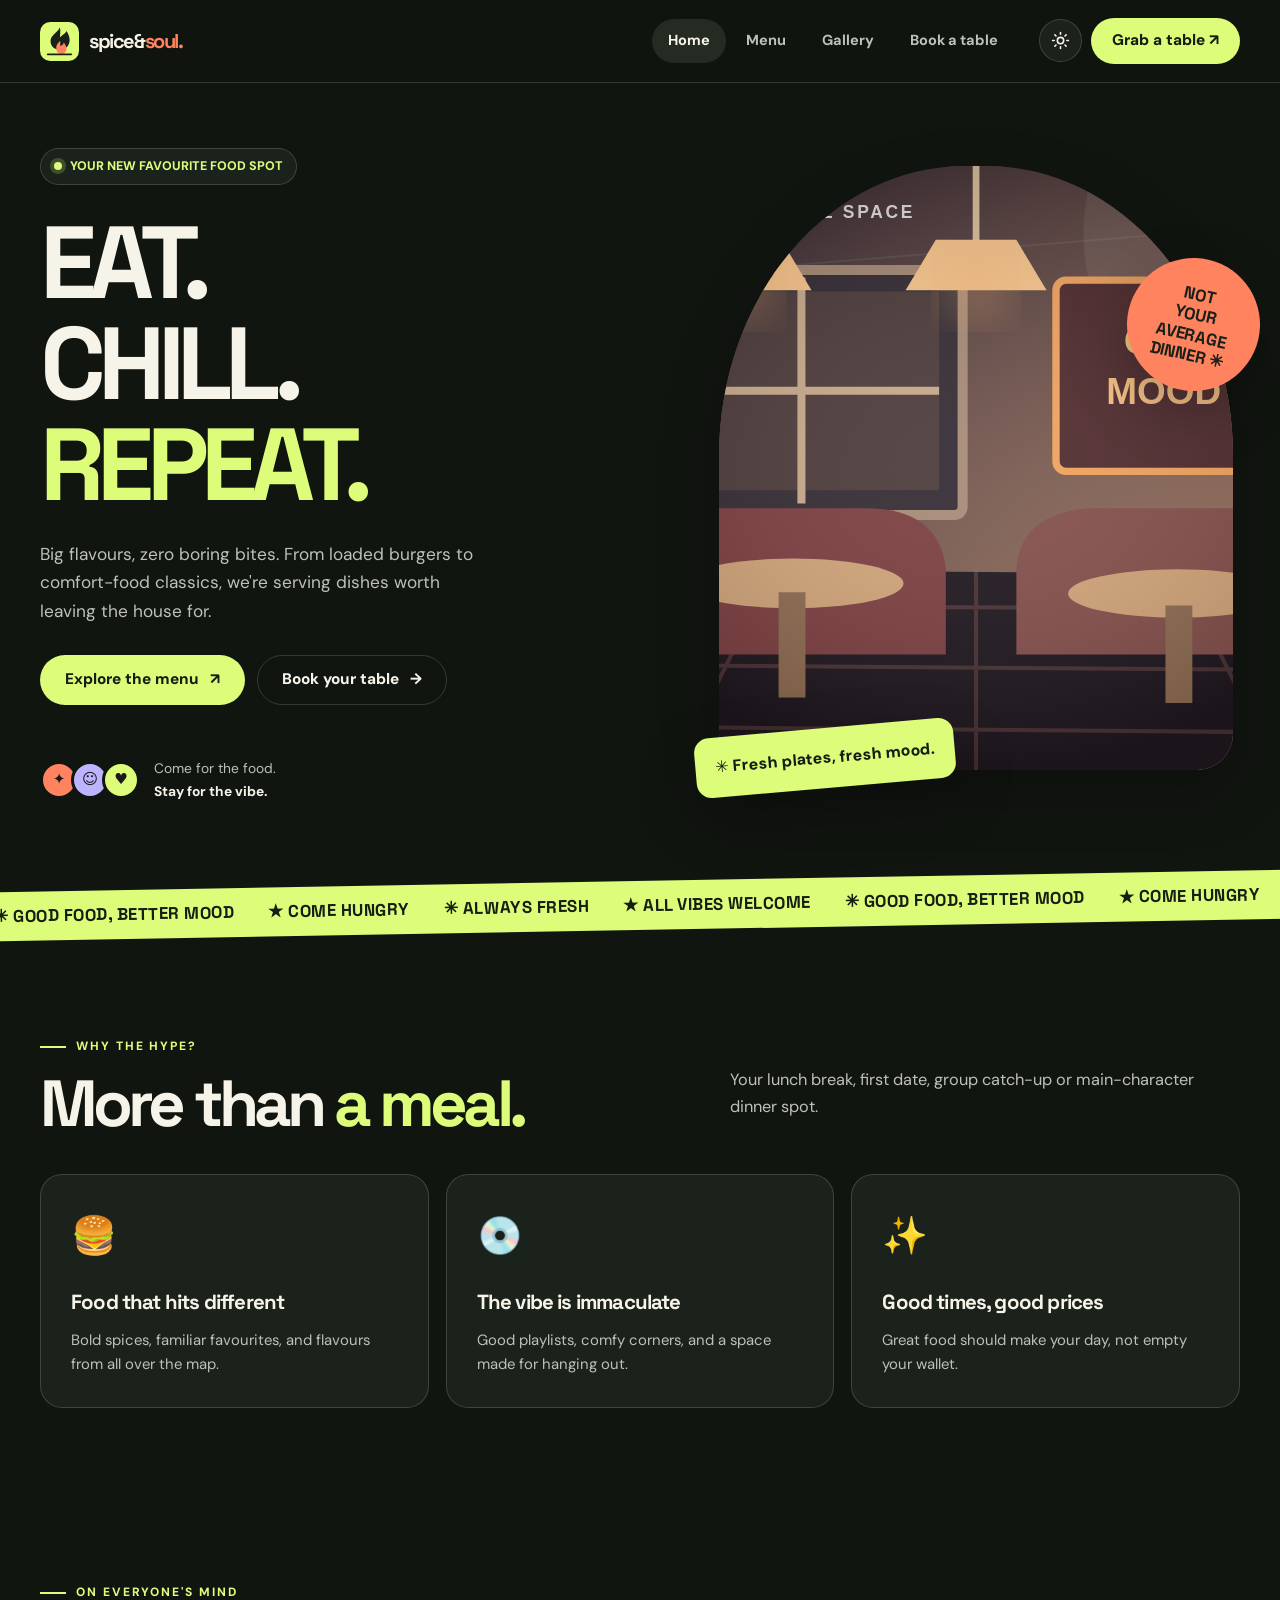
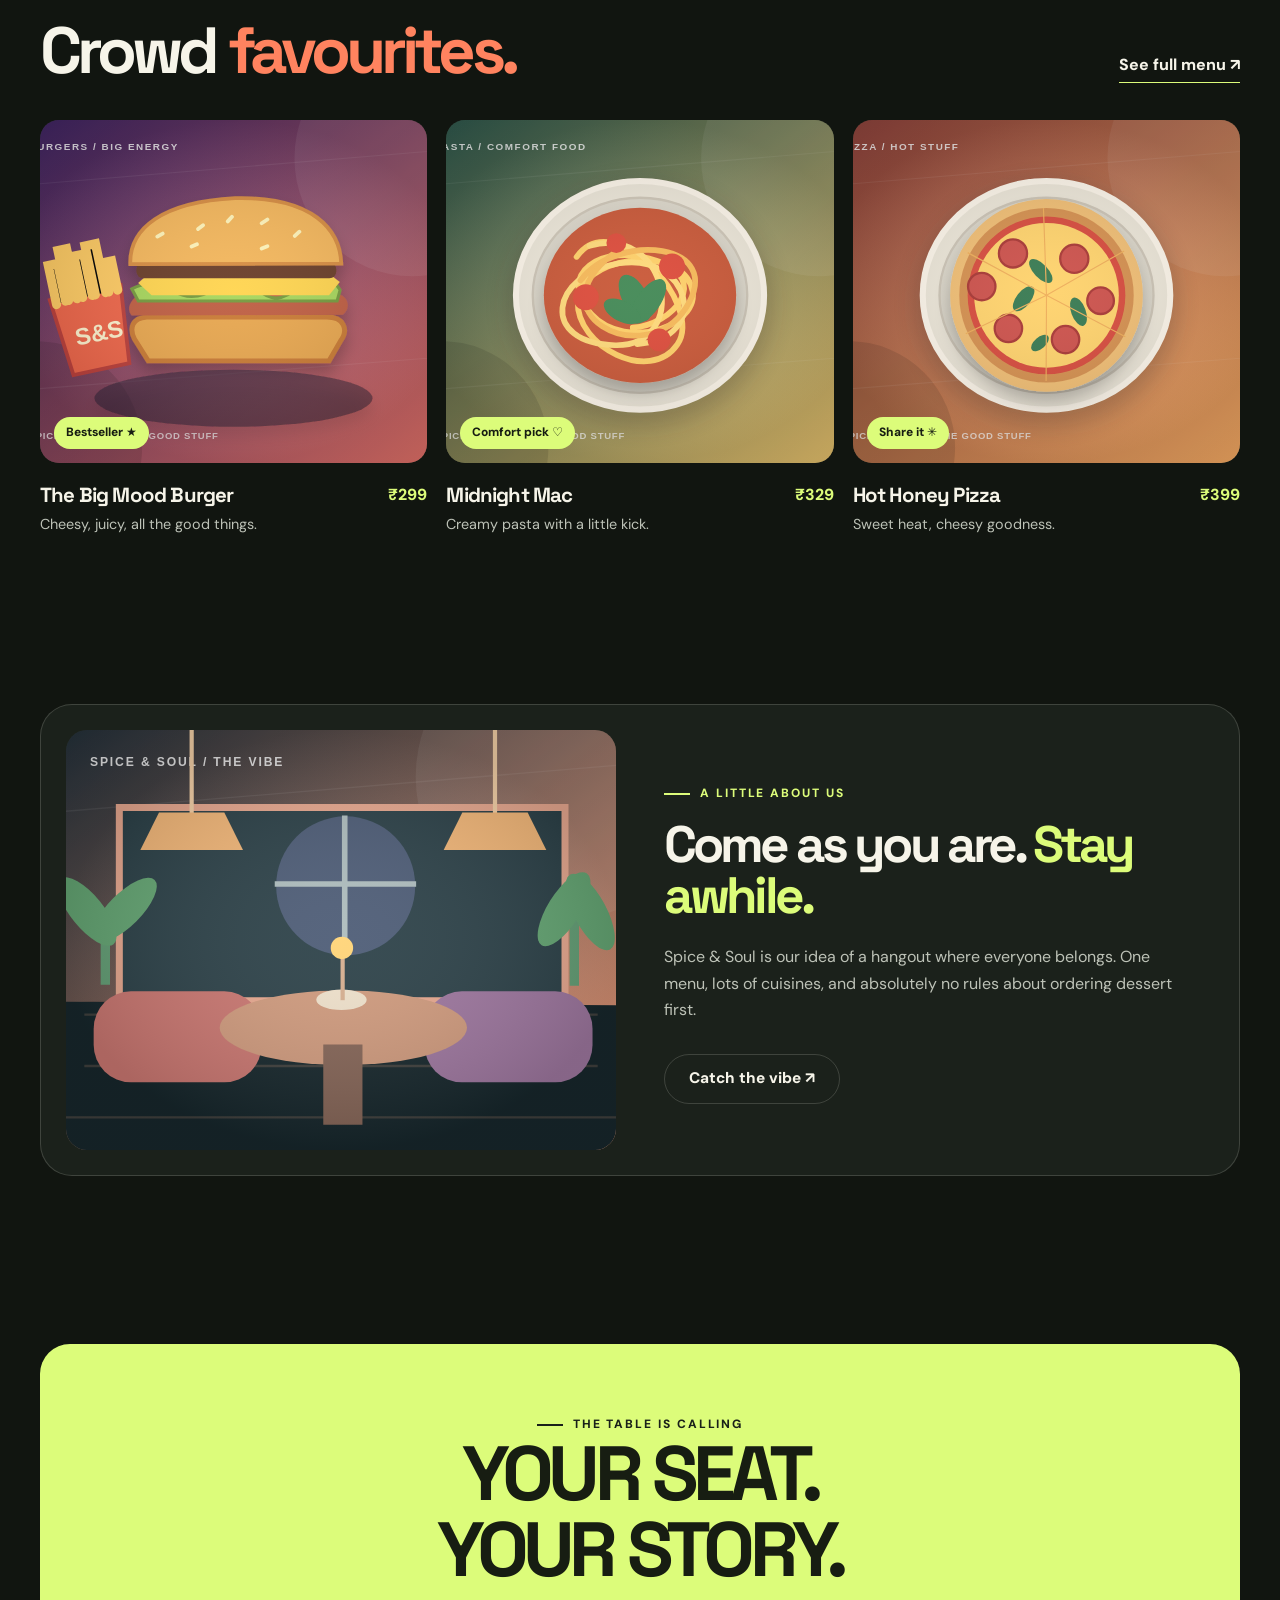
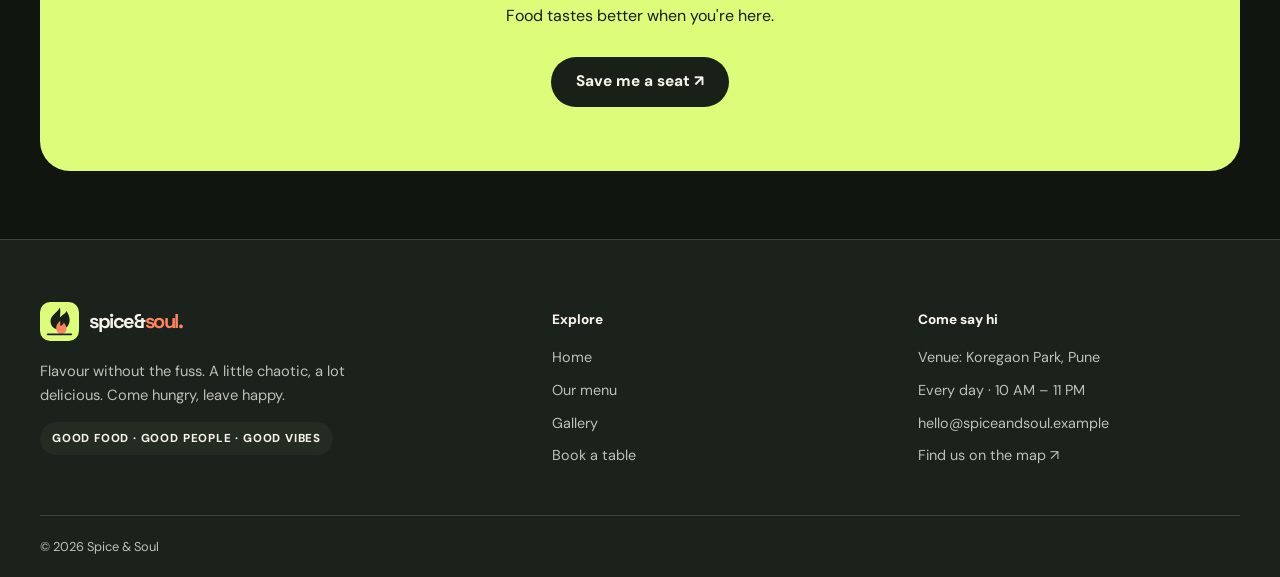
<file: index.html>
<!DOCTYPE html>
<html lang="en" data-theme="dark">
<head>
  <meta charset="UTF-8">
  <meta name="viewport" content="width=device-width, initial-scale=1">
  <meta name="description" content="Spice &amp; Soul is a fun, modern restaurant concept for delicious food and unforgettable hangouts.">
  <meta name="theme-color" content="#111510">
  <link rel="icon" type="image/svg+xml" href="assets/images/favicon.svg">
  <link rel="preconnect" href="https://fonts.googleapis.com">
  <link rel="preconnect" href="https://fonts.gstatic.com" crossorigin>
  <link rel="preconnect" href="https://images.unsplash.com">
  <link rel="stylesheet" href="css/style.css">
  <script>try { document.documentElement.dataset.theme = localStorage.getItem('spice-theme') === 'light' ? 'light' : 'dark'; } catch(e) {}</script>
  <title>Home | Spice &amp; Soul</title>
</head>
<body>
<a class="skip-link" href="#main-content">Skip to content</a>
<header class="site-header">
  <div class="container nav-shell">
    <a class="brand" href="index.html" aria-label="Spice and Soul — home"><img src="assets/images/logo.svg" alt="" width="39" height="39"><span>spice<span aria-hidden="true">&amp;</span><b>soul.</b></span></a>
    <nav id="primary-nav" class="site-nav" aria-label="Main navigation"><a href="index.html" aria-current="page">Home</a>
<a href="menu.html">Menu</a>
<a href="gallery.html">Gallery</a>
<a href="booking.html">Book a table</a></nav>
    <div class="nav-actions">
      <button class="theme-toggle" type="button" aria-label="Switch color theme" title="Toggle light and dark mode">
        <svg viewBox="0 0 24 24" aria-hidden="true"><path d="M20.2 15.5A8.6 8.6 0 0 1 8.5 3.8 8.7 8.7 0 1 0 20.2 15.5Z"/></svg>
      </button>
      <a class="button button-primary nav-book" href="booking.html">Grab a table ↗</a>
      <button class="menu-toggle" type="button" aria-controls="primary-nav" aria-expanded="false" aria-label="Open navigation menu">
        <svg width="22" height="22" viewBox="0 0 24 24" fill="none" stroke="currentColor" stroke-width="2" stroke-linecap="round" aria-hidden="true"><path d="M4 7h16M4 12h16M4 17h16"/></svg>
      </button>
    </div>
  </div>
</header>
<main id="main-content">
<section class="hero" aria-labelledby="home-title">
  <div class="container hero-grid">
    <div>
      <span class="hero-tag"><span class="tag-dot"></span> YOUR NEW FAVOURITE FOOD SPOT</span>
      <h1 class="display" id="home-title"><span class="line">EAT.</span><span class="line">CHILL.</span><span class="line">REPEAT.</span></h1>
      <p>Big flavours, zero boring bites. From loaded burgers to comfort-food classics, we're serving dishes worth leaving the house for.</p>
      <div class="hero-buttons"><a href="menu.html" class="button button-primary">Explore the menu <span aria-hidden="true">↗</span></a><a href="booking.html" class="button button-secondary">Book your table <span aria-hidden="true">→</span></a></div>
      <div class="hero-proof"><div class="avatar-dots" aria-hidden="true"><span>✦</span><span>☺</span><span>♥</span></div><span>Come for the food.<br><strong style="color:var(--text)">Stay for the vibe.</strong></span></div>
    </div>
    <div class="hero-visual">
      <div class="hero-image photo-wrap"><img src="https://images.unsplash.com/photo-1517248135467-4c7edcad34c4?auto=format&amp;fit=crop&amp;w=1300&amp;q=82" data-fallback="assets/images/interior.svg" alt="Warm contemporary restaurant interior with tables and cozy dining seats" loading="eager" decoding="async"></div>
      <div class="hero-sticker" aria-hidden="true">NOT<br>YOUR<br>AVERAGE<br>DINNER ✳</div>
      <div class="hero-image-caption">✳ Fresh plates, fresh mood.</div>
    </div>
  </div>
</section>
<div class="ticker" aria-label="Fresh food, good energy, happy bellies"><div class="ticker-track" aria-hidden="true"><span>✳ GOOD FOOD, BETTER MOOD</span><span>★ COME HUNGRY</span><span>✳ ALWAYS FRESH</span><span>★ ALL VIBES WELCOME</span><span>✳ GOOD FOOD, BETTER MOOD</span><span>★ COME HUNGRY</span><span>✳ ALWAYS FRESH</span><span>★ ALL VIBES WELCOME</span></div></div>
<section class="section" aria-labelledby="why-us">
  <div class="container"><div class="section-heading"><div><span class="eyebrow">Why the hype?</span><h2 class="display section-title" id="why-us">More than <span class="ink-accent">a meal.</span></h2></div><p class="section-copy">Your lunch break, first date, group catch-up or main-character dinner spot.</p></div>
    <div class="features">
      <article class="feature-card"><div class="feature-icon" aria-hidden="true">🍔</div><h3>Food that hits different</h3><p>Bold spices, familiar favourites, and flavours from all over the map.</p></article>
      <article class="feature-card"><div class="feature-icon" aria-hidden="true">💿</div><h3>The vibe is immaculate</h3><p>Good playlists, comfy corners, and a space made for hanging out.</p></article>
      <article class="feature-card"><div class="feature-icon" aria-hidden="true">✨</div><h3>Good times, good prices</h3><p>Great food should make your day, not empty your wallet.</p></article>
    </div>
  </div>
</section>
<section class="section-small" aria-labelledby="popular-title">
  <div class="container"><div class="section-heading"><div><span class="eyebrow">On everyone's mind</span><h2 class="display section-title" id="popular-title">Crowd <span class="ink-coral">favourites.</span></h2></div><a href="menu.html" class="text-link">See full menu ↗</a></div>
    <div class="popular-grid">
      <article class="dish-card"><div class="dish-photo photo-wrap"><img src="https://images.unsplash.com/photo-1568901346375-23c9450c58cd?auto=format&amp;fit=crop&amp;w=1000&amp;q=82" data-fallback="assets/images/burger.svg" alt="Juicy cheeseburger layered with lettuce, tomato and a toasted bun" loading="lazy" decoding="async"><span class="floating-label">Bestseller ★</span></div><div class="dish-info"><div><h3>The Big Mood Burger</h3><p>Cheesy, juicy, all the good things.</p></div><span class="price">₹299</span></div></article>
      <article class="dish-card"><div class="dish-photo photo-wrap"><img src="https://images.unsplash.com/photo-1473093226795-af9932fe5856?auto=format&amp;fit=crop&amp;w=1000&amp;q=82" data-fallback="assets/images/pasta.svg" alt="Creamy pasta served with herbs and cheese" loading="lazy" decoding="async"><span class="floating-label">Comfort pick ♡</span></div><div class="dish-info"><div><h3>Midnight Mac</h3><p>Creamy pasta with a little kick.</p></div><span class="price">₹329</span></div></article>
      <article class="dish-card"><div class="dish-photo photo-wrap"><img src="https://images.unsplash.com/photo-1513104890138-7c749659a591?auto=format&amp;fit=crop&amp;w=1000&amp;q=82" data-fallback="assets/images/pizza.svg" alt="Freshly baked pizza with melted cheese and vegetables" loading="lazy" decoding="async"><span class="floating-label">Share it ✳</span></div><div class="dish-info"><div><h3>Hot Honey Pizza</h3><p>Sweet heat, cheesy goodness.</p></div><span class="price">₹399</span></div></article>
    </div>
  </div>
</section>
<section class="section" aria-labelledby="story-title"><div class="container story-panel">
  <div class="photo-wrap"><img src="https://images.unsplash.com/photo-1552566626-52f8b828add9?auto=format&amp;fit=crop&amp;w=1100&amp;q=82" data-fallback="assets/images/dining.svg" alt="Relaxed restaurant seating with decorative lights and tables" loading="lazy" decoding="async"></div>
  <div class="story-content"><span class="eyebrow">A little about us</span><h2 class="display section-title" id="story-title">Come as you are. <span class="ink-accent">Stay awhile.</span></h2><p>Spice &amp; Soul is our idea of a hangout where everyone belongs. One menu, lots of cuisines, and absolutely no rules about ordering dessert first.</p><a href="gallery.html" class="button button-secondary">Catch the vibe ↗</a></div>
</div></section>
<section class="section-small"><div class="container"><div class="cta-banner"><span class="eyebrow" style="color:#192019">The table is calling</span><h2 class="display">YOUR SEAT. <br>YOUR STORY.</h2><p>Food tastes better when you're here.</p><a class="button" href="booking.html">Save me a seat ↗</a></div></div></section>
</main>
<footer class="site-footer">
  <div class="container footer-main">
    <div class="footer-brand">
      <a class="brand" href="index.html"><img src="assets/images/logo.svg" alt="" width="39" height="39"><span>spice&amp;<b>soul.</b></span></a>
      <p>Flavour without the fuss. A little chaotic, a lot delicious. Come hungry, leave happy.</p>
      <span class="pill pill-soft">Good food · Good people · Good vibes</span>
    </div>
    <div>
      <h2 class="footer-heading">Explore</h2>
      <nav class="footer-links" aria-label="Footer navigation"><a href="index.html">Home</a><a href="menu.html">Our menu</a><a href="gallery.html">Gallery</a><a href="booking.html">Book a table</a></nav>
    </div>
    <div>
      <h2 class="footer-heading">Come say hi</h2>
      <div class="footer-links"><span>Venue: Koregaon Park, Pune</span><span>Every day · 10 AM – 11 PM</span><a href="mailto:hello@spiceandsoul.example">hello@spiceandsoul.example</a><a href="booking.html#find-us">Find us on the map ↗</a></div>
    </div>
  </div>
  <div class="container footer-bottom"><span>© <span data-year>2026</span> Spice &amp; Soul</span></div>
</footer>
<button class="back-to-top" type="button" title="Back to top" aria-label="Back to top">↑</button>
<script src="js/main.js" defer></script>
</body>
</html>
</file>
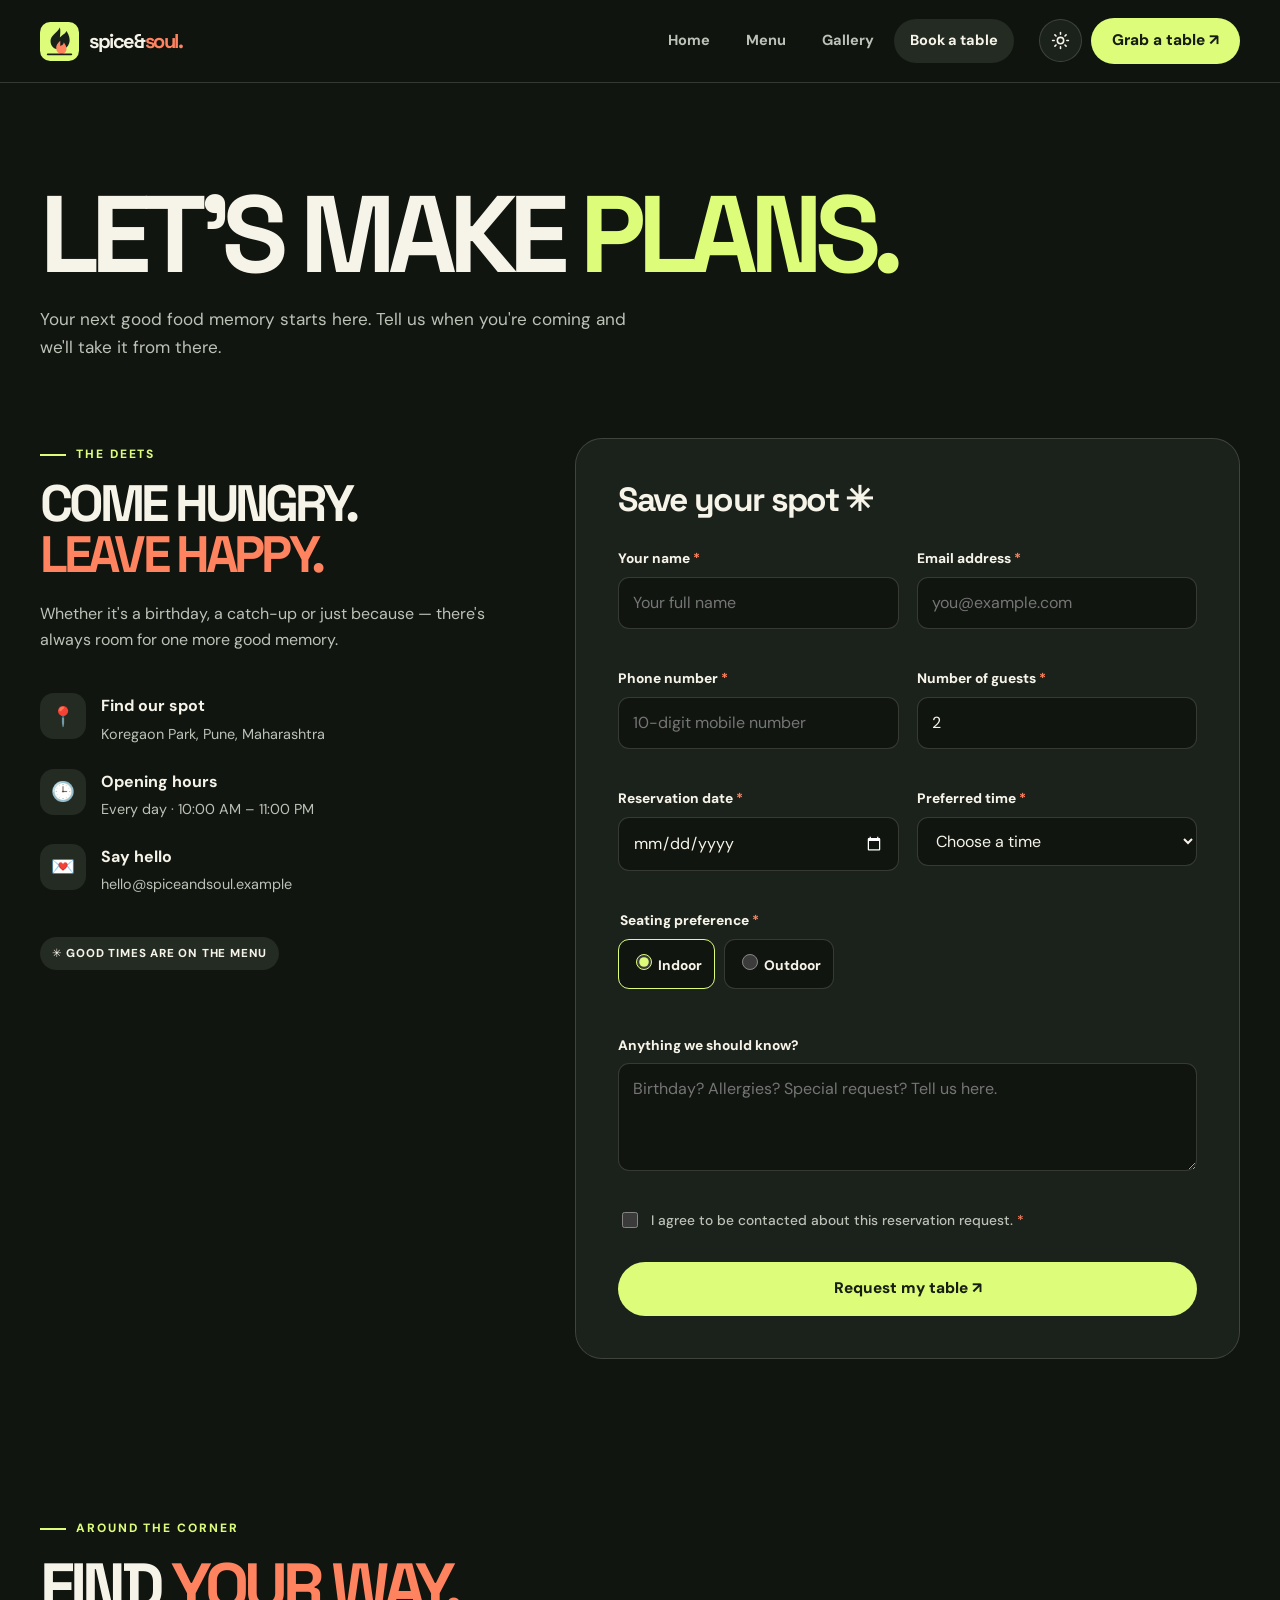
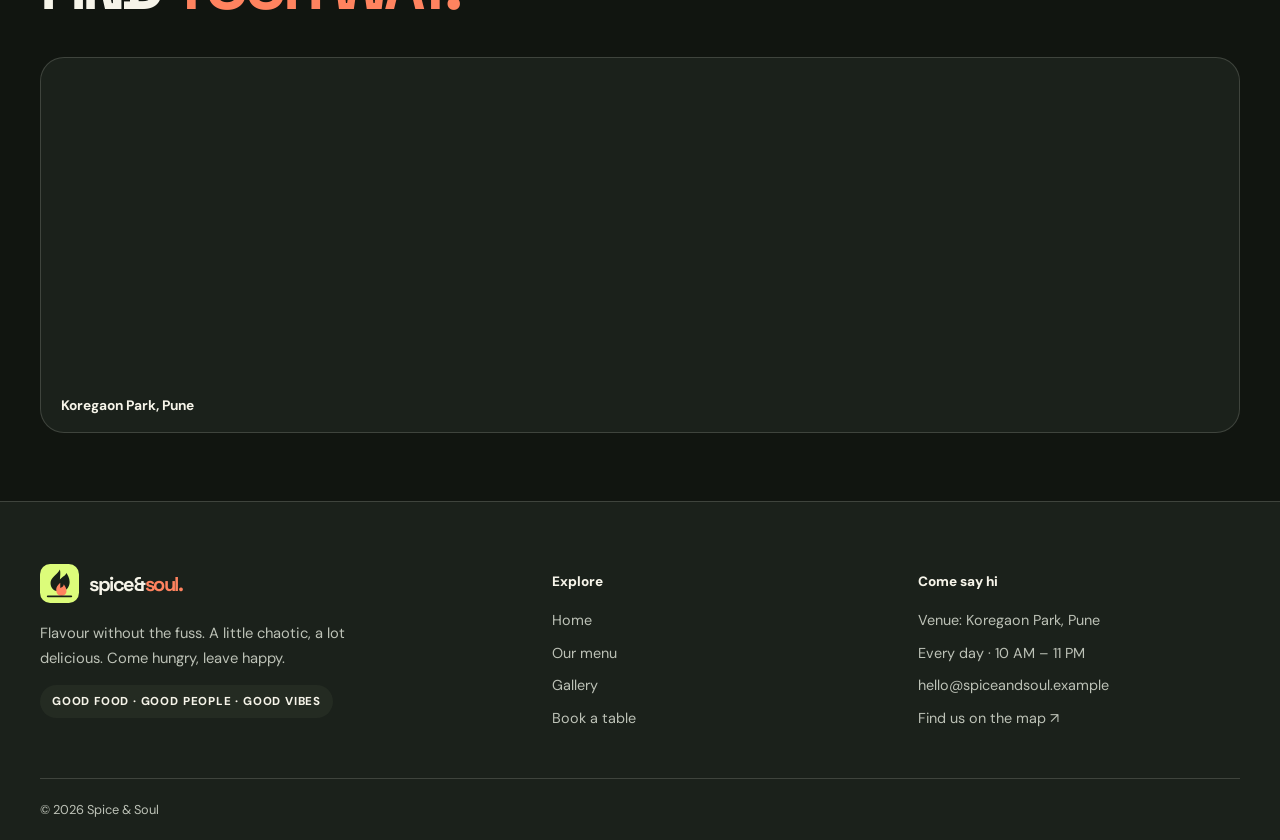
<file: booking.html>
<!DOCTYPE html>
<html lang="en" data-theme="dark">
<head>
  <meta charset="UTF-8">
  <meta name="viewport" content="width=device-width, initial-scale=1">
  <meta name="description" content="Request a table at Spice &amp; Soul with a custom-validated reservation form.">
  <meta name="theme-color" content="#111510">
  <link rel="icon" type="image/svg+xml" href="assets/images/favicon.svg">
  <link rel="preconnect" href="https://fonts.googleapis.com">
  <link rel="preconnect" href="https://fonts.gstatic.com" crossorigin>
  <link rel="preconnect" href="https://images.unsplash.com">
  <link rel="stylesheet" href="css/style.css">
  <script>try { document.documentElement.dataset.theme = localStorage.getItem('spice-theme') === 'light' ? 'light' : 'dark'; } catch(e) {}</script>
  <title>Book a table | Spice &amp; Soul</title>
</head>
<body>
<a class="skip-link" href="#main-content">Skip to content</a>
<header class="site-header">
  <div class="container nav-shell">
    <a class="brand" href="index.html" aria-label="Spice and Soul — home"><img src="assets/images/logo.svg" alt="" width="39" height="39"><span>spice<span aria-hidden="true">&amp;</span><b>soul.</b></span></a>
    <nav id="primary-nav" class="site-nav" aria-label="Main navigation"><a href="index.html">Home</a>
<a href="menu.html">Menu</a>
<a href="gallery.html">Gallery</a>
<a href="booking.html" aria-current="page">Book a table</a></nav>
    <div class="nav-actions">
      <button class="theme-toggle" type="button" aria-label="Switch color theme" title="Toggle light and dark mode">
        <svg viewBox="0 0 24 24" aria-hidden="true"><path d="M20.2 15.5A8.6 8.6 0 0 1 8.5 3.8 8.7 8.7 0 1 0 20.2 15.5Z"/></svg>
      </button>
      <a class="button button-primary nav-book" href="booking.html">Grab a table ↗</a>
      <button class="menu-toggle" type="button" aria-controls="primary-nav" aria-expanded="false" aria-label="Open navigation menu">
        <svg width="22" height="22" viewBox="0 0 24 24" fill="none" stroke="currentColor" stroke-width="2" stroke-linecap="round" aria-hidden="true"><path d="M4 7h16M4 12h16M4 17h16"/></svg>
      </button>
    </div>
  </div>
</header>
<main id="main-content">
<section class="page-hero container"><h1 class="display">LET'S MAKE <span class="ink-accent">PLANS.</span></h1><p>Your next good food memory starts here. Tell us when you're coming and we'll take it from there.</p></section>
<div class="container booking-layout">
  <aside class="booking-aside" aria-labelledby="visit-title">
    <span class="eyebrow">The deets</span><h2 class="display" id="visit-title">COME HUNGRY.<br><span class="ink-coral">LEAVE HAPPY.</span></h2>
    <p>Whether it's a birthday, a catch-up or just because — there's always room for one more good memory.</p>
    <div class="info-stack">
      <div class="info-item"><span class="info-symbol" aria-hidden="true">📍</span><div><strong>Find our spot</strong><p>Koregaon Park, Pune, Maharashtra</p></div></div>
      <div class="info-item"><span class="info-symbol" aria-hidden="true">🕒</span><div><strong>Opening hours</strong><p>Every day · 10:00 AM – 11:00 PM</p></div></div>
      <div class="info-item"><span class="info-symbol" aria-hidden="true">💌</span><div><strong>Say hello</strong><p>hello@spiceandsoul.example</p></div></div>
    </div>
    <span class="pill pill-soft">✳ Good times are on the menu</span>
  </aside>
  <section aria-labelledby="booking-form-title">
    <form class="booking-form" id="reservation-form" name="reservations" method="POST" action="/booking.html" data-netlify="true" netlify-honeypot="bot-field" novalidate>
      <input type="hidden" name="form-name" value="reservations">
      <p class="sr-only"><label>Don't fill this out: <input name="bot-field"></label></p>
      <h2 id="booking-form-title">Save your spot ✳</h2>
      <div class="form-grid">
        <div class="field"><label for="full-name">Your name <span class="required">*</span></label><input type="text" id="full-name" name="full-name" placeholder="Your full name" autocomplete="name" minlength="2" maxlength="60" required aria-describedby="error-full-name"><small class="field-error" id="error-full-name" aria-live="polite"></small></div>
        <div class="field"><label for="email">Email address <span class="required">*</span></label><input type="email" id="email" name="email" placeholder="you@example.com" autocomplete="email" maxlength="100" required aria-describedby="error-email"><small class="field-error" id="error-email" aria-live="polite"></small></div>
        <div class="field"><label for="phone">Phone number <span class="required">*</span></label><input type="tel" id="phone" name="phone" placeholder="10-digit mobile number" autocomplete="tel" inputmode="numeric" pattern="[6-9][0-9]{9}" title="Enter a valid 10-digit Indian mobile number" required aria-describedby="error-phone"><small class="field-error" id="error-phone" aria-live="polite"></small></div>
        <div class="field"><label for="guests">Number of guests <span class="required">*</span></label><input type="number" id="guests" name="guests" min="1" max="12" value="2" required aria-describedby="error-guests"><small class="field-error" id="error-guests" aria-live="polite"></small></div>
        <div class="field"><label for="date">Reservation date <span class="required">*</span></label><input type="date" id="date" name="date" required aria-describedby="error-date"><small class="field-error" id="error-date" aria-live="polite"></small></div>
        <div class="field"><label for="time">Preferred time <span class="required">*</span></label><select id="time" name="time" required aria-describedby="error-time"><option value="">Choose a time</option><option value="10:00">10:00 AM</option><option value="11:00">11:00 AM</option><option value="12:00">12:00 PM</option><option value="13:00">1:00 PM</option><option value="14:00">2:00 PM</option><option value="15:00">3:00 PM</option><option value="16:00">4:00 PM</option><option value="17:00">5:00 PM</option><option value="18:00">6:00 PM</option><option value="19:00">7:00 PM</option><option value="20:00">8:00 PM</option><option value="21:00">9:00 PM</option><option value="22:00">10:00 PM</option><option value="23:00">11:00 PM</option></select><small class="field-error" id="error-time" aria-live="polite"></small></div>
        <fieldset class="field radio-fieldset full-width"><legend class="field-legend">Seating preference <span class="required">*</span></legend><div class="radio-options"><label class="radio-option"><input type="radio" name="seating" value="Indoor" required checked> Indoor</label><label class="radio-option"><input type="radio" name="seating" value="Outdoor"> Outdoor</label></div><small class="field-error" id="error-seating" aria-live="polite"></small></fieldset>
        <div class="field full-width"><label for="notes">Anything we should know?</label><textarea id="notes" name="notes" rows="3" maxlength="400" placeholder="Birthday? Allergies? Special request? Tell us here."></textarea><small class="field-error" id="error-notes" aria-live="polite"></small></div>
        <div class="field full-width"><div class="checkbox-field"><input type="checkbox" id="consent" name="consent" value="Yes" required aria-describedby="error-consent"><label for="consent">I agree to be contacted about this reservation request. <span class="required">*</span></label></div><small class="field-error" id="error-consent" aria-live="polite"></small></div>
      </div>
      <button class="button button-primary form-submit" type="submit">Request my table ↗</button>
      <div id="form-message" class="form-message" role="status" aria-live="polite" tabindex="-1"></div>
    </form>
  </section>
</div>
<section class="section-small" id="find-us" aria-labelledby="map-title"><div class="container"><div class="section-heading"><div><span class="eyebrow">Around the corner</span><h2 class="display section-title" id="map-title">FIND <span class="ink-coral">YOUR WAY.</span></h2></div></div><div class="map-shell"><iframe src="https://www.google.com/maps?q=Koregaon%20Park%2C%20Pune&amp;output=embed" title="Google Map showing Koregaon Park in Pune" loading="lazy" referrerpolicy="no-referrer-when-downgrade" allowfullscreen></iframe><div class="map-caption"><strong>Koregaon Park, Pune</strong></div></div></div></section>
</main>
<footer class="site-footer">
  <div class="container footer-main">
    <div class="footer-brand">
      <a class="brand" href="index.html"><img src="assets/images/logo.svg" alt="" width="39" height="39"><span>spice&amp;<b>soul.</b></span></a>
      <p>Flavour without the fuss. A little chaotic, a lot delicious. Come hungry, leave happy.</p>
      <span class="pill pill-soft">Good food · Good people · Good vibes</span>
    </div>
    <div>
      <h2 class="footer-heading">Explore</h2>
      <nav class="footer-links" aria-label="Footer navigation"><a href="index.html">Home</a><a href="menu.html">Our menu</a><a href="gallery.html">Gallery</a><a href="booking.html">Book a table</a></nav>
    </div>
    <div>
      <h2 class="footer-heading">Come say hi</h2>
      <div class="footer-links"><span>Venue: Koregaon Park, Pune</span><span>Every day · 10 AM – 11 PM</span><a href="mailto:hello@spiceandsoul.example">hello@spiceandsoul.example</a><a href="booking.html#find-us">Find us on the map ↗</a></div>
    </div>
  </div>
  <div class="container footer-bottom"><span>© <span data-year>2026</span> Spice &amp; Soul</span></div>
</footer>
<button class="back-to-top" type="button" title="Back to top" aria-label="Back to top">↑</button>
<script src="js/main.js" defer></script>
</body>
</html>
</file>
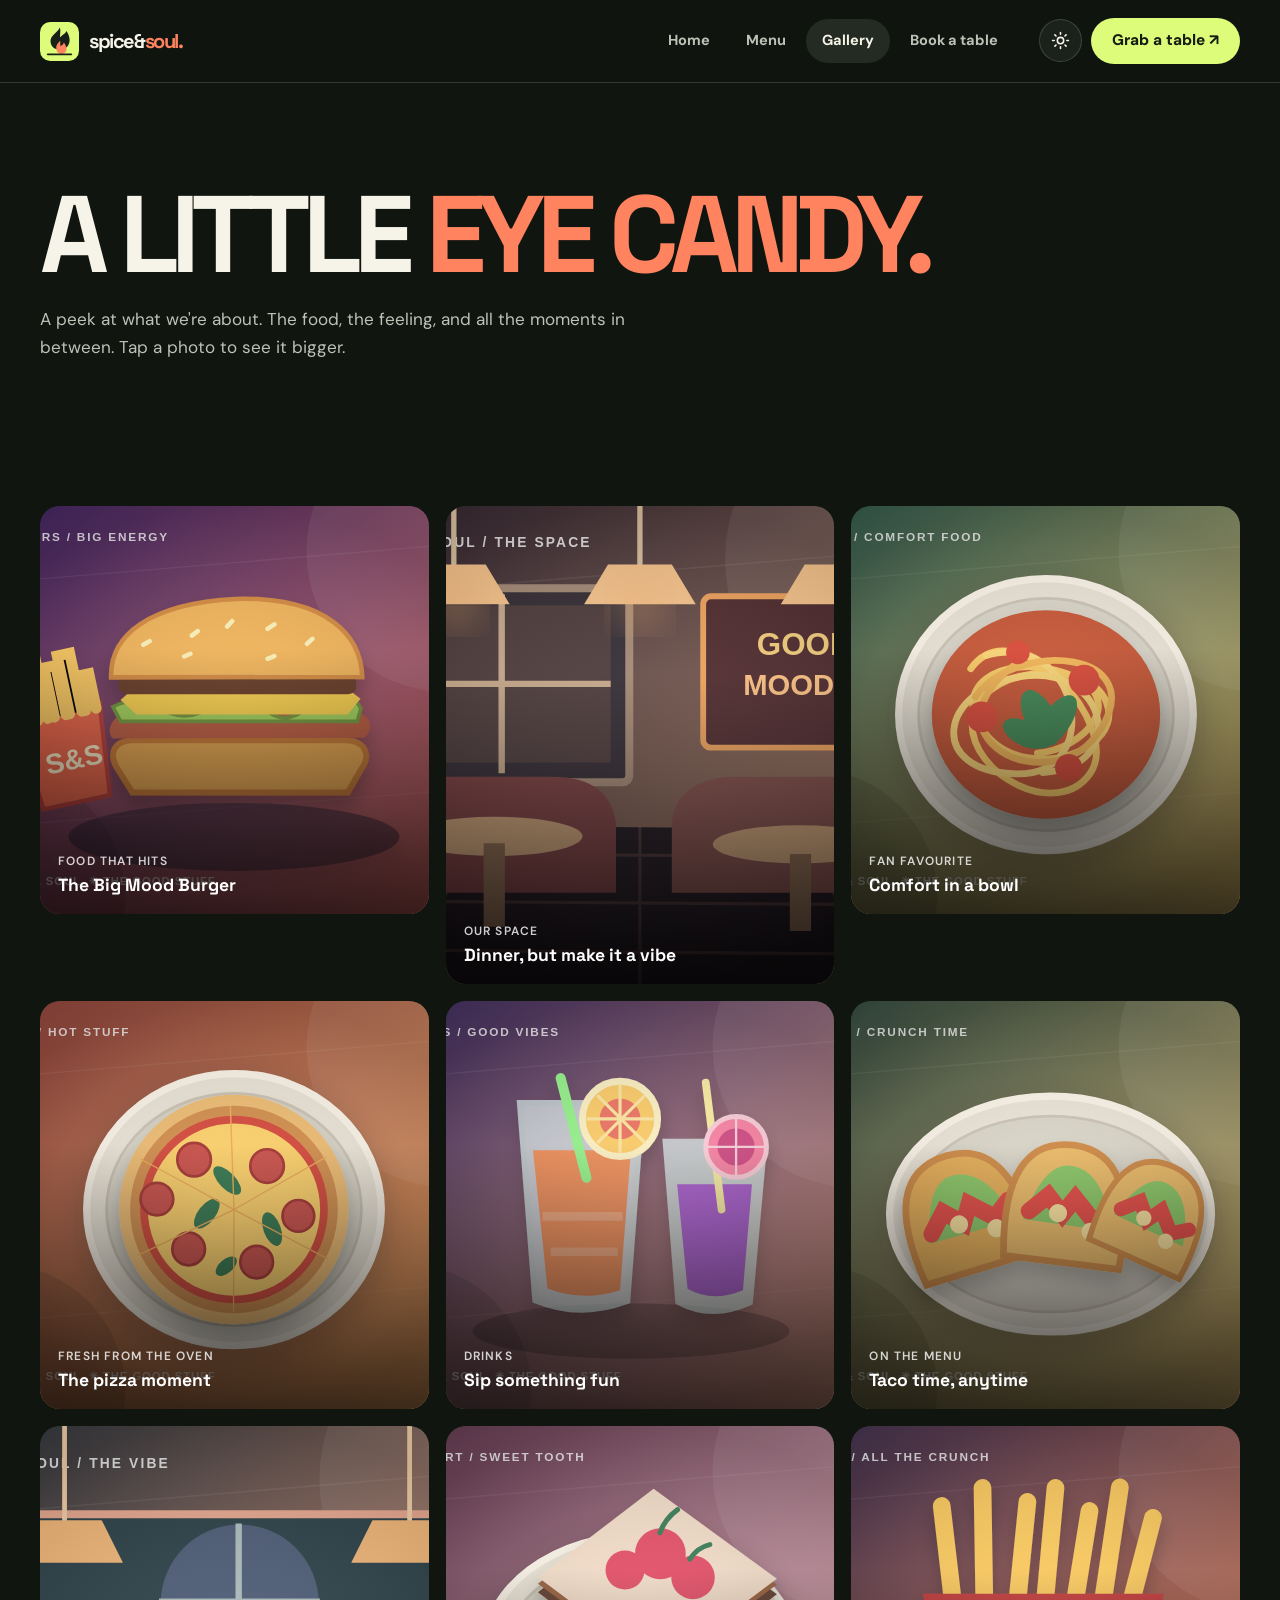
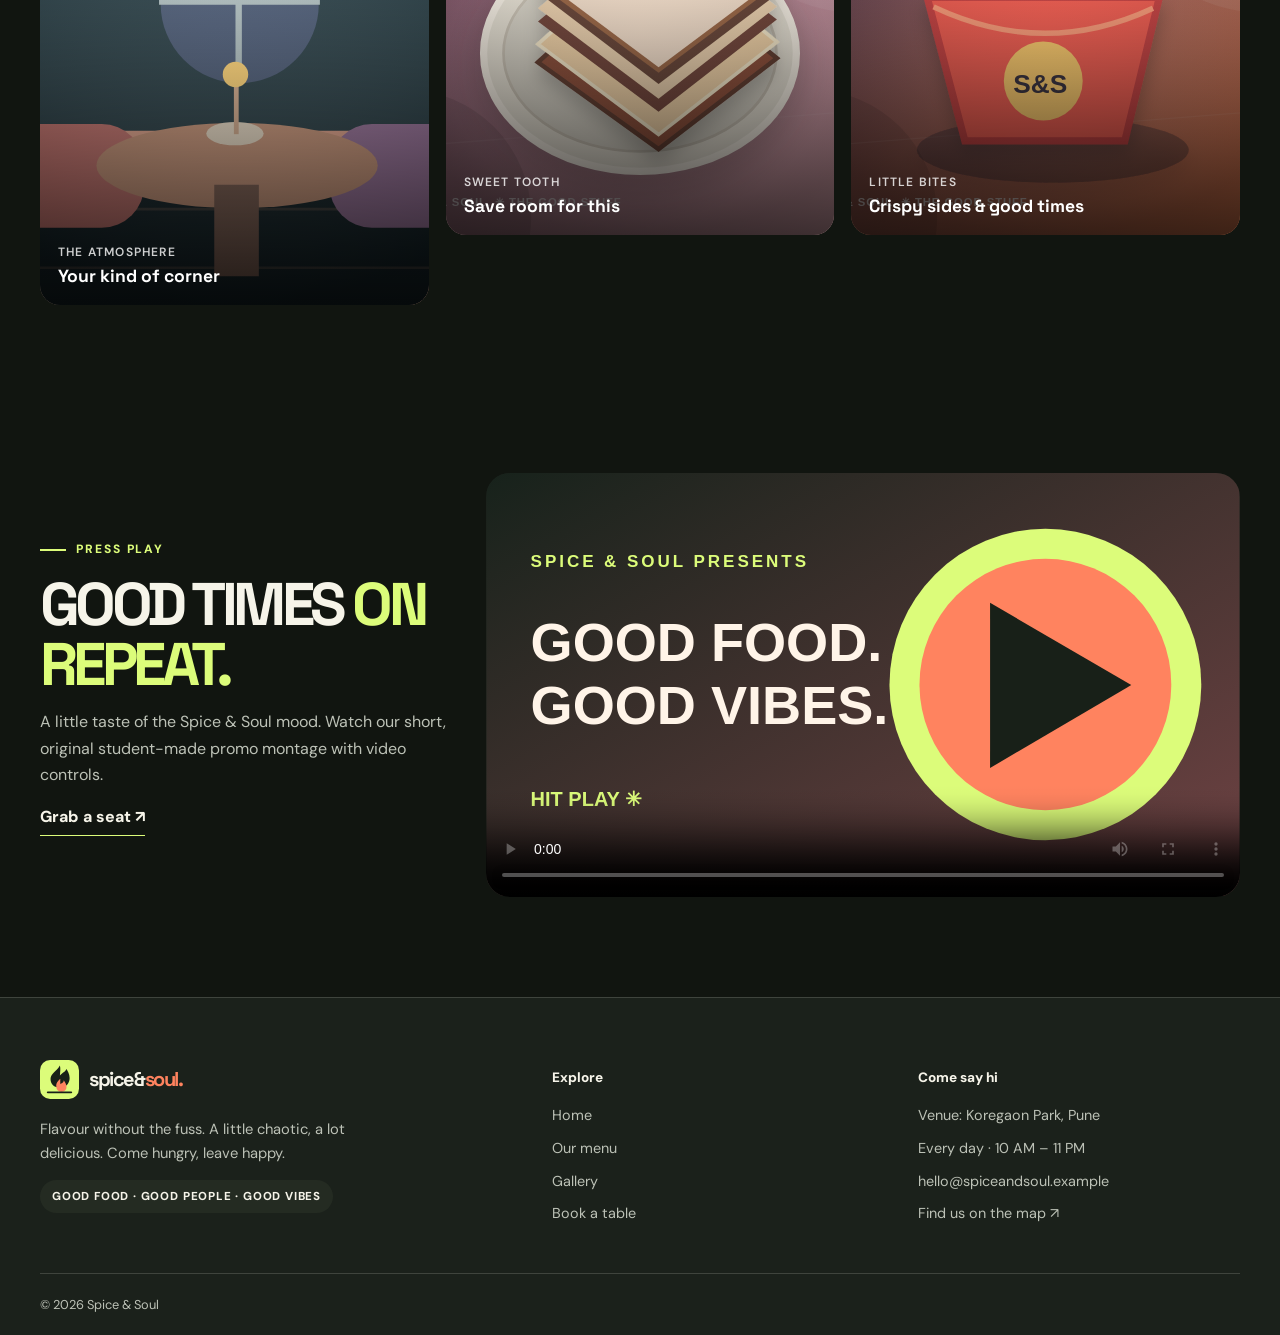
<file: gallery.html>
<!DOCTYPE html>
<html lang="en" data-theme="dark">
<head>
  <meta charset="UTF-8">
  <meta name="viewport" content="width=device-width, initial-scale=1">
  <meta name="description" content="Explore a photo gallery and promo video for Spice &amp; Soul restaurant.">
  <meta name="theme-color" content="#111510">
  <link rel="icon" type="image/svg+xml" href="assets/images/favicon.svg">
  <link rel="preconnect" href="https://fonts.googleapis.com">
  <link rel="preconnect" href="https://fonts.gstatic.com" crossorigin>
  <link rel="preconnect" href="https://images.unsplash.com">
  <link rel="stylesheet" href="css/style.css">
  <script>try { document.documentElement.dataset.theme = localStorage.getItem('spice-theme') === 'light' ? 'light' : 'dark'; } catch(e) {}</script>
  <title>Gallery | Spice &amp; Soul</title>
</head>
<body>
<a class="skip-link" href="#main-content">Skip to content</a>
<header class="site-header">
  <div class="container nav-shell">
    <a class="brand" href="index.html" aria-label="Spice and Soul — home"><img src="assets/images/logo.svg" alt="" width="39" height="39"><span>spice<span aria-hidden="true">&amp;</span><b>soul.</b></span></a>
    <nav id="primary-nav" class="site-nav" aria-label="Main navigation"><a href="index.html">Home</a>
<a href="menu.html">Menu</a>
<a href="gallery.html" aria-current="page">Gallery</a>
<a href="booking.html">Book a table</a></nav>
    <div class="nav-actions">
      <button class="theme-toggle" type="button" aria-label="Switch color theme" title="Toggle light and dark mode">
        <svg viewBox="0 0 24 24" aria-hidden="true"><path d="M20.2 15.5A8.6 8.6 0 0 1 8.5 3.8 8.7 8.7 0 1 0 20.2 15.5Z"/></svg>
      </button>
      <a class="button button-primary nav-book" href="booking.html">Grab a table ↗</a>
      <button class="menu-toggle" type="button" aria-controls="primary-nav" aria-expanded="false" aria-label="Open navigation menu">
        <svg width="22" height="22" viewBox="0 0 24 24" fill="none" stroke="currentColor" stroke-width="2" stroke-linecap="round" aria-hidden="true"><path d="M4 7h16M4 12h16M4 17h16"/></svg>
      </button>
    </div>
  </div>
</header>
<main id="main-content">
<section class="page-hero container"><h1 class="display">A LITTLE <span class="ink-coral">EYE CANDY.</span></h1><p>A peek at what we're about. The food, the feeling, and all the moments in between. Tap a photo to see it bigger.</p></section>
<section class="section-small" aria-labelledby="gallery-title"><div class="container"><h2 class="sr-only" id="gallery-title">Food and restaurant photo gallery</h2><div class="gallery-grid"><button type="button" class="gallery-card" data-gallery-index="0" aria-label="View large image: The Big Mood Burger"><img src="https://images.unsplash.com/photo-1568901346375-23c9450c58cd?auto=format&amp;fit=crop&amp;w=1000&amp;q=82" data-fallback="assets/images/burger.svg" alt="The Big Mood Burger" loading="lazy" decoding="async"><span class="gallery-caption"><small>Food that hits</small>The Big Mood Burger</span></button><button type="button" class="gallery-card" data-gallery-index="1" aria-label="View large image: Dinner, but make it a vibe"><img src="https://images.unsplash.com/photo-1517248135467-4c7edcad34c4?auto=format&amp;fit=crop&amp;w=1300&amp;q=82" data-fallback="assets/images/interior.svg" alt="Dinner, but make it a vibe" loading="lazy" decoding="async"><span class="gallery-caption"><small>Our space</small>Dinner, but make it a vibe</span></button><button type="button" class="gallery-card" data-gallery-index="2" aria-label="View large image: Comfort in a bowl"><img src="https://images.unsplash.com/photo-1473093226795-af9932fe5856?auto=format&amp;fit=crop&amp;w=1000&amp;q=82" data-fallback="assets/images/pasta.svg" alt="Comfort in a bowl" loading="lazy" decoding="async"><span class="gallery-caption"><small>Fan favourite</small>Comfort in a bowl</span></button><button type="button" class="gallery-card" data-gallery-index="3" aria-label="View large image: The pizza moment"><img src="https://images.unsplash.com/photo-1513104890138-7c749659a591?auto=format&amp;fit=crop&amp;w=1000&amp;q=82" data-fallback="assets/images/pizza.svg" alt="The pizza moment" loading="lazy" decoding="async"><span class="gallery-caption"><small>Fresh from the oven</small>The pizza moment</span></button><button type="button" class="gallery-card" data-gallery-index="4" aria-label="View large image: Sip something fun"><img src="https://images.unsplash.com/photo-1544145945-f90425340c7e?auto=format&amp;fit=crop&amp;w=1000&amp;q=82" data-fallback="assets/images/mocktail.svg" alt="Sip something fun" loading="lazy" decoding="async"><span class="gallery-caption"><small>Drinks</small>Sip something fun</span></button><button type="button" class="gallery-card" data-gallery-index="5" aria-label="View large image: Taco time, anytime"><img src="https://images.unsplash.com/photo-1551504734-5ee1c4a1479b?auto=format&amp;fit=crop&amp;w=1000&amp;q=82" data-fallback="assets/images/tacos.svg" alt="Taco time, anytime" loading="lazy" decoding="async"><span class="gallery-caption"><small>On the menu</small>Taco time, anytime</span></button><button type="button" class="gallery-card" data-gallery-index="6" aria-label="View large image: Your kind of corner"><img src="https://images.unsplash.com/photo-1552566626-52f8b828add9?auto=format&amp;fit=crop&amp;w=1100&amp;q=82" data-fallback="assets/images/dining.svg" alt="Your kind of corner" loading="lazy" decoding="async"><span class="gallery-caption"><small>The atmosphere</small>Your kind of corner</span></button><button type="button" class="gallery-card" data-gallery-index="7" aria-label="View large image: Save room for this"><img src="https://images.unsplash.com/photo-1488477181946-6428a0291777?auto=format&amp;fit=crop&amp;w=1000&amp;q=82" data-fallback="assets/images/dessert.svg" alt="Save room for this" loading="lazy" decoding="async"><span class="gallery-caption"><small>Sweet tooth</small>Save room for this</span></button><button type="button" class="gallery-card" data-gallery-index="8" aria-label="View large image: Crispy sides &amp; good times"><img src="https://images.unsplash.com/photo-1594212699903-ec8a3eca50f5?auto=format&amp;fit=crop&amp;w=1000&amp;q=82" data-fallback="assets/images/fries.svg" alt="Crispy sides &amp; good times" loading="lazy" decoding="async"><span class="gallery-caption"><small>Little bites</small>Crispy sides &amp; good times</span></button></div></div></section>
<section class="section" aria-labelledby="video-title"><div class="container promo-grid"><div><span class="eyebrow">Press play</span><h2 class="display" id="video-title">GOOD TIMES <span class="ink-accent">ON REPEAT.</span></h2><p>A little taste of the Spice &amp; Soul mood. Watch our short, original student-made promo montage with video controls.</p><a class="text-link" href="booking.html">Grab a seat ↗</a></div><div><video class="promo-video" controls playsinline preload="metadata" poster="assets/images/video-poster.svg" aria-label="Spice and Soul food promo montage"><source src="assets/media/spice-and-soul-promo.mp4" type="video/mp4">Your browser cannot play this video. The gallery pictures above are available instead.</video></div></div></section>
<dialog class="lightbox" id="gallery-lightbox" aria-label="Large gallery photo"><button class="lightbox-close" type="button" data-lightbox-close aria-label="Close full-size photo">✕ Close</button><figure style="margin:0"><div class="lightbox-frame"><button class="icon-button" type="button" data-lightbox-prev aria-label="Previous photo">‹</button><img id="lightbox-image" src="assets/images/burger.svg" alt="Enlarged gallery photo"><button class="icon-button" type="button" data-lightbox-next aria-label="Next photo">›</button></div><figcaption id="lightbox-caption"></figcaption></figure></dialog>
</main>
<footer class="site-footer">
  <div class="container footer-main">
    <div class="footer-brand">
      <a class="brand" href="index.html"><img src="assets/images/logo.svg" alt="" width="39" height="39"><span>spice&amp;<b>soul.</b></span></a>
      <p>Flavour without the fuss. A little chaotic, a lot delicious. Come hungry, leave happy.</p>
      <span class="pill pill-soft">Good food · Good people · Good vibes</span>
    </div>
    <div>
      <h2 class="footer-heading">Explore</h2>
      <nav class="footer-links" aria-label="Footer navigation"><a href="index.html">Home</a><a href="menu.html">Our menu</a><a href="gallery.html">Gallery</a><a href="booking.html">Book a table</a></nav>
    </div>
    <div>
      <h2 class="footer-heading">Come say hi</h2>
      <div class="footer-links"><span>Venue: Koregaon Park, Pune</span><span>Every day · 10 AM – 11 PM</span><a href="mailto:hello@spiceandsoul.example">hello@spiceandsoul.example</a><a href="booking.html#find-us">Find us on the map ↗</a></div>
    </div>
  </div>
  <div class="container footer-bottom"><span>© <span data-year>2026</span> Spice &amp; Soul</span></div>
</footer>
<button class="back-to-top" type="button" title="Back to top" aria-label="Back to top">↑</button>
<script src="js/main.js" defer></script>
</body>
</html>
</file>
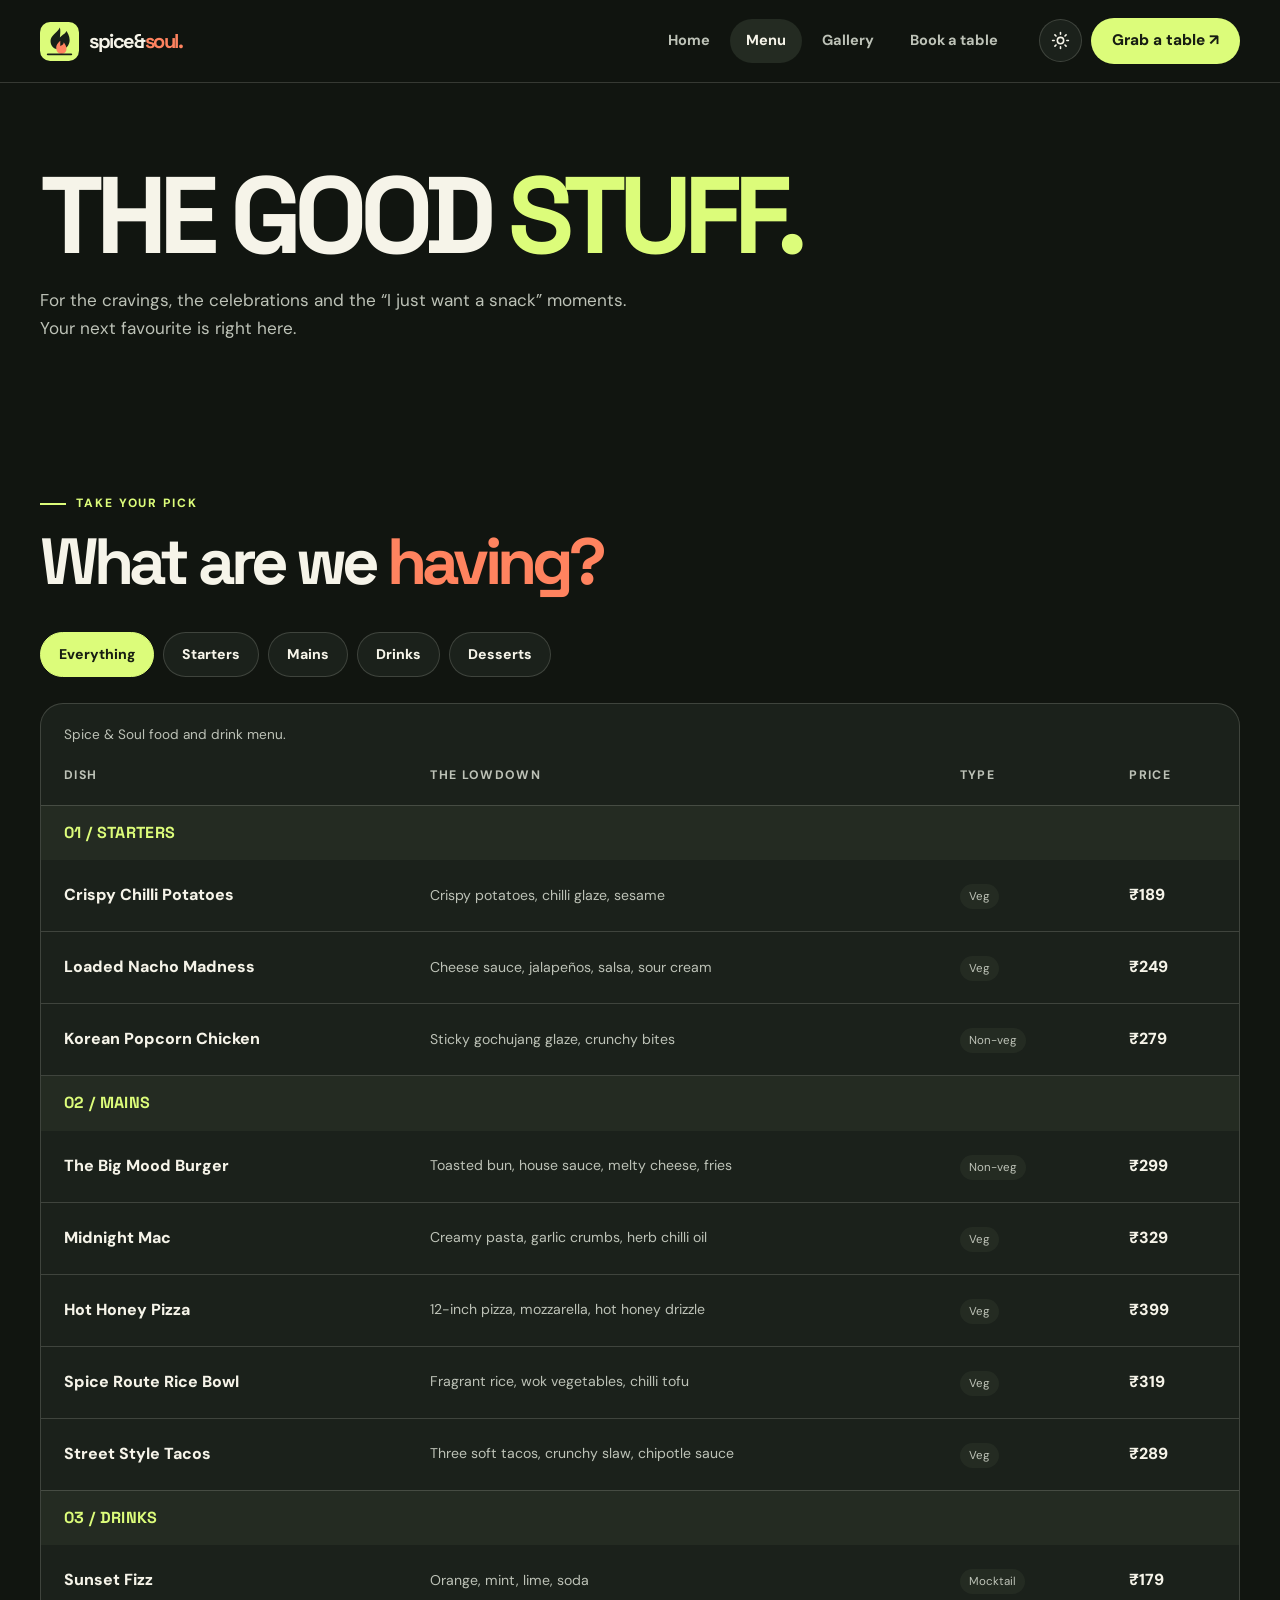
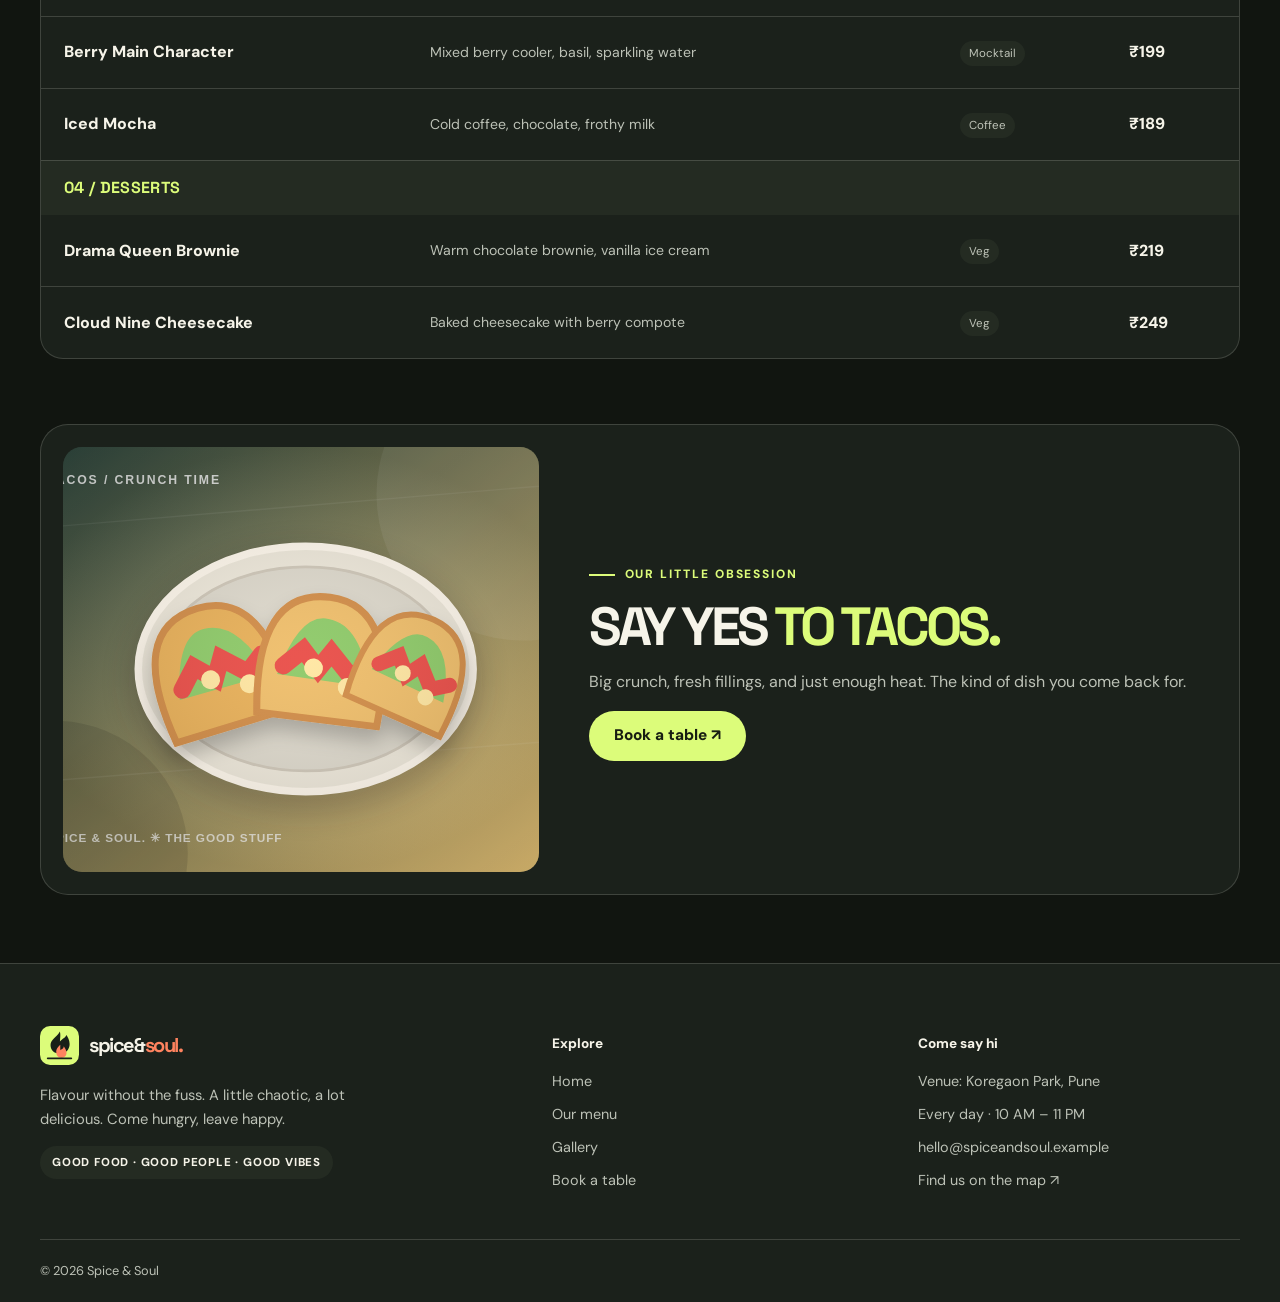
<file: menu.html>
<!DOCTYPE html>
<html lang="en" data-theme="dark">
<head>
  <meta charset="UTF-8">
  <meta name="viewport" content="width=device-width, initial-scale=1">
  <meta name="description" content="Browse the Spice &amp; Soul multi-cuisine menu with starters, mains, drinks and desserts.">
  <meta name="theme-color" content="#111510">
  <link rel="icon" type="image/svg+xml" href="assets/images/favicon.svg">
  <link rel="preconnect" href="https://fonts.googleapis.com">
  <link rel="preconnect" href="https://fonts.gstatic.com" crossorigin>
  <link rel="preconnect" href="https://images.unsplash.com">
  <link rel="stylesheet" href="css/style.css">
  <script>try { document.documentElement.dataset.theme = localStorage.getItem('spice-theme') === 'light' ? 'light' : 'dark'; } catch(e) {}</script>
  <title>Menu | Spice &amp; Soul</title>
</head>
<body>
<a class="skip-link" href="#main-content">Skip to content</a>
<header class="site-header">
  <div class="container nav-shell">
    <a class="brand" href="index.html" aria-label="Spice and Soul — home"><img src="assets/images/logo.svg" alt="" width="39" height="39"><span>spice<span aria-hidden="true">&amp;</span><b>soul.</b></span></a>
    <nav id="primary-nav" class="site-nav" aria-label="Main navigation"><a href="index.html">Home</a>
<a href="menu.html" aria-current="page">Menu</a>
<a href="gallery.html">Gallery</a>
<a href="booking.html">Book a table</a></nav>
    <div class="nav-actions">
      <button class="theme-toggle" type="button" aria-label="Switch color theme" title="Toggle light and dark mode">
        <svg viewBox="0 0 24 24" aria-hidden="true"><path d="M20.2 15.5A8.6 8.6 0 0 1 8.5 3.8 8.7 8.7 0 1 0 20.2 15.5Z"/></svg>
      </button>
      <a class="button button-primary nav-book" href="booking.html">Grab a table ↗</a>
      <button class="menu-toggle" type="button" aria-controls="primary-nav" aria-expanded="false" aria-label="Open navigation menu">
        <svg width="22" height="22" viewBox="0 0 24 24" fill="none" stroke="currentColor" stroke-width="2" stroke-linecap="round" aria-hidden="true"><path d="M4 7h16M4 12h16M4 17h16"/></svg>
      </button>
    </div>
  </div>
</header>
<main id="main-content">
<section class="page-hero container menu-page-hero"><h1 class="display">THE GOOD <span class="ink-accent">STUFF.</span></h1><p>For the cravings, the celebrations and the “I just want a snack” moments. Your next favourite is right here.</p></section>
<section class="section-small" aria-labelledby="menu-heading"><div class="container"><div class="section-heading"><div><span class="eyebrow">Take your pick</span><h2 class="display section-title" id="menu-heading">What are we <span class="ink-coral">having?</span></h2></div></div>
<div class="filter-bar" role="group" aria-label="Filter menu by category"><button class="filter-button" type="button" data-filter="All" aria-pressed="true">Everything</button><button class="filter-button" type="button" data-filter="Starters" aria-pressed="false">Starters</button><button class="filter-button" type="button" data-filter="Mains" aria-pressed="false">Mains</button><button class="filter-button" type="button" data-filter="Drinks" aria-pressed="false">Drinks</button><button class="filter-button" type="button" data-filter="Desserts" aria-pressed="false">Desserts</button></div>
<div class="menu-table-wrap"><table class="menu-table"><caption>Spice &amp; Soul food and drink menu.</caption><thead><tr><th scope="col">Dish</th><th scope="col">The lowdown</th><th scope="col">Type</th><th scope="col">Price</th></tr></thead><tbody><tr class="group-row" data-category="Starters"><th colspan="4" scope="rowgroup">01 / STARTERS</th></tr><tr class="menu-data-row" data-category="Starters"><td class="menu-item">Crispy Chilli Potatoes</td><td class="description">Crispy potatoes, chilli glaze, sesame</td><td><span class="mini-tag">Veg</span></td><td class="menu-price">₹189</td></tr><tr class="menu-data-row" data-category="Starters"><td class="menu-item">Loaded Nacho Madness</td><td class="description">Cheese sauce, jalapeños, salsa, sour cream</td><td><span class="mini-tag">Veg</span></td><td class="menu-price">₹249</td></tr><tr class="menu-data-row" data-category="Starters"><td class="menu-item">Korean Popcorn Chicken</td><td class="description">Sticky gochujang glaze, crunchy bites</td><td><span class="mini-tag">Non-veg</span></td><td class="menu-price">₹279</td></tr><tr class="group-row" data-category="Mains"><th colspan="4" scope="rowgroup">02 / MAINS</th></tr><tr class="menu-data-row" data-category="Mains"><td class="menu-item">The Big Mood Burger</td><td class="description">Toasted bun, house sauce, melty cheese, fries</td><td><span class="mini-tag">Non-veg</span></td><td class="menu-price">₹299</td></tr><tr class="menu-data-row" data-category="Mains"><td class="menu-item">Midnight Mac</td><td class="description">Creamy pasta, garlic crumbs, herb chilli oil</td><td><span class="mini-tag">Veg</span></td><td class="menu-price">₹329</td></tr><tr class="menu-data-row" data-category="Mains"><td class="menu-item">Hot Honey Pizza</td><td class="description">12-inch pizza, mozzarella, hot honey drizzle</td><td><span class="mini-tag">Veg</span></td><td class="menu-price">₹399</td></tr><tr class="menu-data-row" data-category="Mains"><td class="menu-item">Spice Route Rice Bowl</td><td class="description">Fragrant rice, wok vegetables, chilli tofu</td><td><span class="mini-tag">Veg</span></td><td class="menu-price">₹319</td></tr><tr class="menu-data-row" data-category="Mains"><td class="menu-item">Street Style Tacos</td><td class="description">Three soft tacos, crunchy slaw, chipotle sauce</td><td><span class="mini-tag">Veg</span></td><td class="menu-price">₹289</td></tr><tr class="group-row" data-category="Drinks"><th colspan="4" scope="rowgroup">03 / DRINKS</th></tr><tr class="menu-data-row" data-category="Drinks"><td class="menu-item">Sunset Fizz</td><td class="description">Orange, mint, lime, soda</td><td><span class="mini-tag">Mocktail</span></td><td class="menu-price">₹179</td></tr><tr class="menu-data-row" data-category="Drinks"><td class="menu-item">Berry Main Character</td><td class="description">Mixed berry cooler, basil, sparkling water</td><td><span class="mini-tag">Mocktail</span></td><td class="menu-price">₹199</td></tr><tr class="menu-data-row" data-category="Drinks"><td class="menu-item">Iced Mocha</td><td class="description">Cold coffee, chocolate, frothy milk</td><td><span class="mini-tag">Coffee</span></td><td class="menu-price">₹189</td></tr><tr class="group-row" data-category="Desserts"><th colspan="4" scope="rowgroup">04 / DESSERTS</th></tr><tr class="menu-data-row" data-category="Desserts"><td class="menu-item">Drama Queen Brownie</td><td class="description">Warm chocolate brownie, vanilla ice cream</td><td><span class="mini-tag">Veg</span></td><td class="menu-price">₹219</td></tr><tr class="menu-data-row" data-category="Desserts"><td class="menu-item">Cloud Nine Cheesecake</td><td class="description">Baked cheesecake with berry compote</td><td><span class="mini-tag">Veg</span></td><td class="menu-price">₹249</td></tr></tbody></table></div>
<div class="menu-special"><div class="photo-wrap"><img src="https://images.unsplash.com/photo-1551504734-5ee1c4a1479b?auto=format&amp;fit=crop&amp;w=1000&amp;q=82" data-fallback="assets/images/tacos.svg" alt="Three tacos filled with fresh toppings and vegetables" loading="lazy" decoding="async"></div><div class="menu-special-content"><span class="eyebrow">Our little obsession</span><h2 class="display">SAY YES <span class="ink-accent">TO TACOS.</span></h2><p>Big crunch, fresh fillings, and just enough heat. The kind of dish you come back for.</p><a href="booking.html" class="button button-primary">Book a table ↗</a></div></div>
</div></section>
</main>
<footer class="site-footer">
  <div class="container footer-main">
    <div class="footer-brand">
      <a class="brand" href="index.html"><img src="assets/images/logo.svg" alt="" width="39" height="39"><span>spice&amp;<b>soul.</b></span></a>
      <p>Flavour without the fuss. A little chaotic, a lot delicious. Come hungry, leave happy.</p>
      <span class="pill pill-soft">Good food · Good people · Good vibes</span>
    </div>
    <div>
      <h2 class="footer-heading">Explore</h2>
      <nav class="footer-links" aria-label="Footer navigation"><a href="index.html">Home</a><a href="menu.html">Our menu</a><a href="gallery.html">Gallery</a><a href="booking.html">Book a table</a></nav>
    </div>
    <div>
      <h2 class="footer-heading">Come say hi</h2>
      <div class="footer-links"><span>Venue: Koregaon Park, Pune</span><span>Every day · 10 AM – 11 PM</span><a href="mailto:hello@spiceandsoul.example">hello@spiceandsoul.example</a><a href="booking.html#find-us">Find us on the map ↗</a></div>
    </div>
  </div>
  <div class="container footer-bottom"><span>© <span data-year>2026</span> Spice &amp; Soul</span></div>
</footer>
<button class="back-to-top" type="button" title="Back to top" aria-label="Back to top">↑</button>
<script src="js/main.js" defer></script>
</body>
</html>
</file>
<file: css/style.css>
/* Spice & Soul — shared responsive styles for all four pages */
@import url('https://fonts.googleapis.com/css2?family=DM+Sans:wght@400;500;600;700;800&family=Space+Grotesk:wght@400;500;600;700&display=swap');

:root {
  color-scheme: dark;
  --bg: #111510;
  --surface: #1b211b;
  --surface-2: #242b22;
  --text: #f6f4e9;
  --subtle: #bdc2b7;
  --accent: #dcfc7a;
  --accent-ink: #171d12;
  --coral: #ff835f;
  --lavender: #bcb4ff;
  --border: rgba(246, 244, 233, .16);
  --shadow: 0 22px 60px rgba(0, 0, 0, .23);
  --radius: 22px;
  --container: 1200px;
}
:root[data-theme="light"] {
  color-scheme: light;
  --bg: #f7f5ee;
  --surface: #fffef8;
  --surface-2: #ebece2;
  --text: #182018;
  --subtle: #576254;
  --accent: #c8eb61;
  --accent-ink: #182018;
  --coral: #ec704b;
  --lavender: #a49af5;
  --border: rgba(24, 32, 24, .15);
  --shadow: 0 22px 60px rgba(36, 50, 31, .1);
}
*, *::before, *::after { box-sizing: border-box; }
html { scroll-behavior: smooth; }
body { margin: 0; background: var(--bg); color: var(--text); font: 400 16px/1.65 'DM Sans', system-ui, sans-serif; transition: background .25s, color .25s; }
img, svg, video { max-width: 100%; }
img { display: block; }
a { color: inherit; text-decoration: none; }
button, input, select, textarea { font: inherit; }
button { cursor: pointer; }
button:disabled { opacity: .4; cursor: not-allowed; }
::selection { background: var(--accent); color: var(--accent-ink); }
:focus-visible { outline: 3px solid var(--coral); outline-offset: 4px; }
.container { width: min(var(--container), calc(100% - 48px)); margin-inline: auto; }
.skip-link { position: absolute; top: -100px; left: 20px; z-index: 99; background: var(--accent); color: var(--accent-ink); padding: 12px 18px; border-radius: 12px; }
.skip-link:focus { top: 12px; }
.sr-only { position: absolute; width: 1px; height: 1px; overflow: hidden; clip: rect(0,0,0,0); white-space: nowrap; clip-path: inset(50%); }

/* Navigation */
.site-header { position: sticky; top: 0; z-index: 40; background: color-mix(in srgb, var(--bg) 92%, transparent); border-bottom: 1px solid var(--border); backdrop-filter: blur(16px); }
.nav-shell { display: flex; align-items: center; gap: 25px; min-height: 82px; }
.brand { display: inline-flex; align-items: center; gap: 10px; flex-shrink: 0; font: 700 1.25rem/1 'Space Grotesk', sans-serif; letter-spacing: -.07em; }
.brand img { width: 39px; height: 39px; }
.brand b { color: var(--coral); }
.site-nav { margin-left: auto; display: flex; gap: 4px; align-items: center; }
.site-nav a { font-size: .91rem; font-weight: 700; color: var(--subtle); border-radius: 999px; padding: 10px 16px; transition: .2s; }
.site-nav a:hover, .site-nav a[aria-current="page"] { background: var(--surface-2); color: var(--text); }
.nav-actions { display: flex; gap: 9px; align-items: center; }
.theme-toggle, .menu-toggle { display: inline-grid; place-items: center; background: var(--surface); color: var(--text); border: 1px solid var(--border); border-radius: 50%; width: 43px; height: 43px; transition: transform .2s, border-color .2s; }
.theme-toggle:hover, .menu-toggle:hover { transform: translateY(-2px); border-color: var(--accent); }
.theme-toggle svg { width: 19px; height: 19px; stroke: currentColor; fill: none; stroke-width: 2; stroke-linecap: round; }
.menu-toggle { display: none; }
.nav-book { font-size: .88rem; padding: 12px 20px !important; }

/* Building blocks */
.button { display: inline-flex; align-items: center; justify-content: center; gap: 11px; border: 1px solid transparent; border-radius: 999px; padding: 14px 24px; font-size: .96rem; font-weight: 800; line-height: 1.3; transition: transform .2s, background .2s, border-color .2s; }
.button:hover { transform: translateY(-3px); }
.button-primary { color: var(--accent-ink); background: var(--accent); }
.button-secondary { color: var(--text); background: transparent; border-color: var(--border); }
.button-secondary:hover { border-color: var(--coral); }
.button-coral { background: var(--coral); color: #161911; }
.section { padding: 100px 0; }
.section-small { padding: 68px 0; }
.eyebrow { display: inline-flex; align-items: center; gap: 10px; color: var(--accent); font-size: .75rem; font-weight: 800; letter-spacing: .16em; text-transform: uppercase; }
.eyebrow::before { content: ''; width: 26px; height: 2px; background: currentColor; }
.display, h1, h2, h3, p { margin-top: 0; }
.display { font-family: 'Space Grotesk', sans-serif; font-weight: 700; letter-spacing: -.075em; line-height: .99; }
.section-title { font-size: clamp(2.4rem, 5.1vw, 5rem); margin: 16px 0 23px; }
.section-copy { max-width: 510px; font-size: 1.02rem; color: var(--subtle); }
.section-heading { display: flex; align-items: end; justify-content: space-between; gap: 30px; margin-bottom: 37px; }
.section-heading .section-title { margin-bottom: 0; }
.ink-accent { color: var(--accent); }
.ink-coral { color: var(--coral); }
.text-link { display: inline-flex; gap: 9px; align-items: center; font-weight: 800; border-bottom: 1px solid var(--accent); padding-bottom: 4px; white-space: nowrap; }
.text-link:hover { color: var(--accent); }
.pill { display: inline-flex; gap: 6px; align-items: center; font-size: .72rem; font-weight: 800; text-transform: uppercase; letter-spacing: .07em; padding: 7px 12px; border-radius: 100px; background: var(--accent); color: var(--accent-ink); }
.pill-soft { color: var(--text); background: var(--surface-2); }
.photo-wrap { position: relative; overflow: hidden; background: var(--surface-2); }
.photo-wrap img { width: 100%; height: 100%; object-fit: cover; transition: transform .6s; }
.photo-wrap:hover img { transform: scale(1.045); }

/* Home */
.hero { padding: 65px 0 78px; overflow: hidden; }
.hero-grid { display: grid; grid-template-columns: 1.07fr .93fr; align-items: center; gap: clamp(30px, 5vw, 75px); }
.hero-tag { display: inline-flex; align-items: center; gap: 8px; padding: 7px 13px; border-radius: 50px; color: var(--accent); background: var(--surface); border: 1px solid var(--border); font-size: .78rem; font-weight: 800; }
.tag-dot { width: 8px; height: 8px; background: var(--accent); border-radius: 50%; box-shadow: 0 0 0 4px color-mix(in srgb, var(--accent) 20%, transparent); }
.hero h1 { font-size: clamp(4.2rem, 8vw, 8rem); margin: 27px 0 24px; }
.hero h1 .line { display: block; }
.hero h1 .line:last-child { color: var(--accent); }
.hero p { max-width: 435px; color: var(--subtle); font-size: 1.08rem; }
.hero-buttons { display: flex; flex-wrap: wrap; gap: 12px; margin-top: 30px; }
.hero-proof { display: flex; align-items: center; gap: 14px; margin-top: 52px; font-size: .86rem; color: var(--subtle); }
.avatar-dots { display: flex; padding-left: 7px; }
.avatar-dots span { display: grid; place-items: center; border: 3px solid var(--bg); border-radius: 100%; width: 38px; height: 38px; margin-left: -7px; background: var(--coral); color: #191919; font-size: .95rem; }
.avatar-dots span:nth-child(2) { background: var(--lavender); }
.avatar-dots span:nth-child(3) { background: var(--accent); }
.hero-visual { position: relative; padding: 11px 7px 25px; }
.hero-image { aspect-ratio: 4/4.7; max-height: 610px; border-radius: 48% 48% 36px 36px; box-shadow: var(--shadow); }
.hero-image img { object-position: center; }
.hero-sticker { position: absolute; right: -20px; top: 16%; width: 133px; height: 133px; display: grid; place-items: center; text-align: center; border-radius: 50%; transform: rotate(13deg); background: var(--coral); color: #192019; font: 800 1.05rem/1.2 'Space Grotesk', sans-serif; box-shadow: var(--shadow); }
.hero-image-caption { position: absolute; bottom: 7px; left: -17px; background: var(--accent); color: var(--accent-ink); border-radius: 15px; padding: 17px 20px; font-weight: 800; transform: rotate(-5deg); box-shadow: var(--shadow); }
.ticker { background: var(--accent); color: var(--accent-ink); padding: 16px 0; overflow: hidden; transform: rotate(-1deg); width: 101%; margin-left: -.5%; }
.ticker-track { display: flex; gap: 34px; width: max-content; animation: marquee 32s linear infinite; }
.ticker-track span { flex: none; white-space: nowrap; font: 700 1.06rem/1 'Space Grotesk', sans-serif; text-transform: uppercase; letter-spacing: .03em; }
@keyframes marquee { to { transform: translateX(-50%); } }
.features { display: grid; grid-template-columns: repeat(3, 1fr); gap: 17px; }
.feature-card { background: var(--surface); border: 1px solid var(--border); border-radius: var(--radius); padding: 30px; }
.feature-icon { font-size: 2.3rem; margin-bottom: 20px; }
.feature-card h3 { font-family: 'Space Grotesk', sans-serif; font-size: 1.28rem; letter-spacing: -.04em; margin-bottom: 8px; }
.feature-card p { color: var(--subtle); margin-bottom: 0; font-size: .93rem; }
.popular-grid { display: grid; grid-template-columns: repeat(3, minmax(0,1fr)); gap: 19px; }
.dish-card { min-width: 0; }
.dish-photo { aspect-ratio: 1.13/1; border-radius: 19px; margin-bottom: 19px; }
.dish-photo .floating-label { position: absolute; left: 14px; bottom: 14px; background: var(--accent); color: var(--accent-ink); border-radius: 100px; padding: 6px 12px; font-weight: 800; font-size: .75rem; }
.dish-card h3 { font: 700 1.28rem/1.3 'Space Grotesk', sans-serif; letter-spacing: -.04em; margin: 0 0 4px; }
.dish-card p { color: var(--subtle); margin: 0; font-size: .9rem; }
.dish-card .dish-info { display: flex; align-items: flex-start; justify-content: space-between; gap: 8px; }
.price { color: var(--accent); font-weight: 800; white-space: nowrap; }
.story-panel { display: grid; grid-template-columns: 1fr 1fr; gap: 48px; align-items: center; background: var(--surface); border: 1px solid var(--border); border-radius: 32px; padding: 25px; }
.story-panel .photo-wrap { height: 420px; border-radius: 21px; }
.story-content { padding: 26px 25px 26px 0; }
.story-content .section-title { font-size: clamp(2.3rem, 4vw, 4.1rem); }
.story-content p { color: var(--subtle); }
.story-content .button { margin-top: 14px; }
.cta-banner { text-align: center; background: var(--accent); color: var(--accent-ink); border-radius: 30px; padding: 64px 30px; }
.cta-banner h2 { font-size: clamp(2.8rem, 6vw, 5.8rem); margin: 0 0 16px; }
.cta-banner p { margin-bottom: 27px; }
.cta-banner .button { color: #f6f4e9; background: #182018; }

/* Subpage banner */
.page-hero { padding: 79px 0 60px; }
.page-hero h1 { font-size: clamp(3.9rem, 8.5vw, 8rem); max-width: 1000px; margin: 19px 0 16px; }
.menu-page-hero h1 { margin-top: 0; }
.page-hero p { color: var(--subtle); max-width: 610px; font-size: 1.07rem; }
.page-chip { display: inline-flex; background: var(--surface-2); border: 1px solid var(--border); padding: 8px 15px; border-radius: 30px; color: var(--subtle); font-size: .8rem; font-weight: 700; }

/* Menu */
.filter-bar { display: flex; align-items: center; flex-wrap: wrap; gap: 9px; margin: 0 0 26px; }
.filter-button { background: var(--surface); color: var(--text); border: 1px solid var(--border); border-radius: 100px; padding: 10px 18px; font-weight: 800; font-size: .88rem; }
.filter-button:hover, .filter-button[aria-pressed="true"] { background: var(--accent); color: var(--accent-ink); border-color: var(--accent); }
.menu-table-wrap { overflow-x: auto; border-radius: 23px; border: 1px solid var(--border); background: var(--surface); }
.menu-table { border-collapse: collapse; width: 100%; min-width: 660px; text-align: left; }
.menu-table caption { padding: 20px 23px 0; text-align: left; color: var(--subtle); font-size: .85rem; }
.menu-table thead th { padding: 19px 23px; font-size: .77rem; text-transform: uppercase; letter-spacing: .11em; color: var(--subtle); border-bottom: 1px solid var(--border); }
.menu-table tbody td { padding: 22px 23px; border-bottom: 1px solid var(--border); vertical-align: middle; }
.menu-table tbody tr:last-child td { border-bottom: 0; }
.menu-table .group-row th { background: var(--surface-2); color: var(--accent); padding: 14px 23px; font-family: 'Space Grotesk', sans-serif; text-align: left; letter-spacing: .02em; }
.menu-table .menu-item { font-weight: 800; font-size: 1rem; }
.menu-table .description { color: var(--subtle); max-width: 460px; font-size: .88rem; }
.menu-table .menu-price { white-space: nowrap; font-weight: 800; font-size: 1rem; }
.menu-table .mini-tag { display: inline-block; padding: 3px 9px; font-size: .72rem; border-radius: 100px; background: var(--surface-2); color: var(--subtle); white-space: nowrap; }
.menu-empty { padding: 20px; }
.menu-footnote { color: var(--subtle); font-size: .84rem; margin-top: 16px; }
.menu-special { display: grid; grid-template-columns: .85fr 1.15fr; gap: 35px; align-items: center; border-radius: 28px; background: var(--surface); border: 1px solid var(--border); padding: 22px; margin-top: 65px; }
.menu-special .photo-wrap { aspect-ratio: 1.12; border-radius: 19px; }
.menu-special-content { padding: 15px; }
.menu-special-content h2 { font-size: clamp(2.3rem, 4.2vw, 4.1rem); margin: 15px 0 16px; }
.menu-special-content p { color: var(--subtle); }

/* Gallery */
.gallery-grid { display: grid; grid-template-columns: repeat(3, minmax(0,1fr)); gap: 17px; }
.gallery-card { width: 100%; padding: 0; overflow: hidden; display: block; border: 0; border-radius: 20px; position: relative; aspect-ratio: 1/1.05; background: var(--surface-2); text-align: left; }
.gallery-card:nth-child(2), .gallery-card:nth-child(7) { aspect-ratio: 1/1.23; }
.gallery-card img { width: 100%; height: 100%; object-fit: cover; transition: transform .4s; }
.gallery-card:hover img, .gallery-card:focus-visible img { transform: scale(1.06); }
.gallery-card::after { content: ''; position: absolute; inset: 35% 0 0; background: linear-gradient(transparent, rgba(0,0,0,.7)); pointer-events: none; }
.gallery-caption { color: #fff; position: absolute; bottom: 18px; left: 18px; right: 18px; font: 700 1.1rem 'Space Grotesk',sans-serif; z-index: 1; }
.gallery-caption small { display: block; font: 600 .75rem 'DM Sans',sans-serif; opacity: .8; margin-bottom: 5px; text-transform: uppercase; letter-spacing: .1em; }
.lightbox { border: 1px solid #555; border-radius: 20px; background: #111511; color: white; padding: 19px; max-width: min(96vw, 950px); width: 95vw; box-shadow: 0 30px 100px #0009; }
.lightbox::backdrop { background: #000c; backdrop-filter: blur(9px); }
.lightbox-frame { display: grid; grid-template-columns: 43px minmax(0,1fr) 43px; align-items: center; gap: 10px; }
.lightbox img { width: 100%; max-height: 68vh; object-fit: contain; border-radius: 12px; }
.lightbox figcaption { text-align: center; font-weight: 700; padding-top: 12px; }
.lightbox .icon-button { background: #303830; color: white; border: 0; border-radius: 50%; min-height: 42px; }
.lightbox-close { display: block; margin: 0 0 10px auto; border: 0; color: white; background: #303830; border-radius: 999px; padding: 8px 14px; }
.promo-grid { display: grid; grid-template-columns: .7fr 1.3fr; align-items: center; gap: 40px; }
.promo-grid h2 { font-size: clamp(2.2rem,4.7vw,4.6rem); margin: 15px 0; }
.promo-grid p { color: var(--subtle); }
.promo-video { display: block; width: 100%; aspect-ratio: 16/9; background: var(--surface); border-radius: 24px; overflow: hidden; }

/* Booking */
.booking-layout { display: grid; grid-template-columns: .83fr 1.17fr; gap: clamp(25px,5vw,70px); align-items: start; padding-bottom: 85px; }
.booking-aside h2 { font-size: clamp(2.1rem,4vw,4rem); margin: 14px 0 20px; }
.booking-aside p { color: var(--subtle); }
.info-stack { display: grid; gap: 22px; margin: 40px 0; }
.info-item { display: flex; gap: 15px; align-items: flex-start; }
.info-symbol { display: grid; place-items: center; width: 46px; height: 46px; flex: 0 0 auto; border-radius: 14px; background: var(--surface-2); font-size: 1.2rem; }
.info-item strong { display: block; margin-bottom: 3px; }
.info-item p { margin: 0; font-size: .9rem; }
.booking-form { padding: clamp(22px, 4vw, 42px); border-radius: 27px; background: var(--surface); border: 1px solid var(--border); }
.booking-form h2 { font: 700 2.1rem/1.15 'Space Grotesk', sans-serif; letter-spacing: -.05em; margin: 0 0 27px; }
.form-intro { color: var(--subtle); font-size: .93rem; margin: 0 0 27px; }
.form-grid { display: grid; grid-template-columns: repeat(2, minmax(0,1fr)); gap: 18px; }
.field { display: flex; flex-direction: column; min-width: 0; }
.field.full-width { grid-column: 1 / -1; }
.field label, .field-legend { display: block; font-size: .86rem; font-weight: 800; margin-bottom: 7px; }
.required { color: var(--coral); }
.field input:not([type=radio]):not([type=checkbox]), .field select, .field textarea { width: 100%; border: 1px solid var(--border); color: var(--text); background: var(--bg); border-radius: 11px; padding: 12px 14px; min-height: 49px; outline: 0; }
.field input:focus, .field select:focus, .field textarea:focus { border-color: var(--accent) !important; box-shadow: 0 0 0 2px color-mix(in srgb, var(--accent) 24%, transparent); }
.field textarea { min-height: 108px; resize: vertical; }
.field select option { background: var(--surface); }
.field input[aria-invalid="true"], .field select[aria-invalid="true"], .field textarea[aria-invalid="true"] { border-color: var(--coral) !important; }
.field-error { display: block; min-height: 1.3em; color: var(--coral); font-size: .77rem; line-height: 1.4; margin-top: 4px; }
.radio-fieldset { border: 0; padding: 0; margin: 0; }
.radio-options { display: flex; gap: 9px; flex-wrap: wrap; }
.radio-option { display: inline-flex; align-items: center; gap: 9px; cursor: pointer; border-radius: 11px; padding: 11px 12px; border: 1px solid var(--border); background: var(--bg); font-size: .85rem; }
.radio-option:has(input:checked) { border-color: var(--accent); }
.radio-option input, .checkbox-field input { accent-color: var(--accent); width: 16px; height: 16px; }
.checkbox-field { display: flex; align-items: flex-start; gap: 10px; }
.checkbox-field label { margin: 0; font-weight: 500; color: var(--subtle); }
.form-submit { width: 100%; margin-top: 10px; padding: 16px 25px; }
.form-message { display: none; border-radius: 12px; padding: 15px 17px; margin-top: 20px; font-size: .91rem; }
.form-message[data-state="success"] { display: block; background: color-mix(in srgb, var(--accent) 17%, var(--surface)); border: 1px solid var(--accent); }
.form-message[data-state="error"] { display: block; background: color-mix(in srgb, var(--coral) 10%, var(--surface)); border: 1px solid var(--coral); }
.form-note { color: var(--subtle); font-size: .78rem; margin: 15px 0 0; }
.map-shell { overflow: hidden; border-radius: 24px; border: 1px solid var(--border); background: var(--surface); }
.map-shell iframe { display: block; border: 0; width: 100%; height: 320px; }
.map-caption { display: flex; justify-content: space-between; align-items: center; flex-wrap: wrap; gap: 10px; padding: 16px 20px; font-size: .86rem; }
.map-caption span { color: var(--subtle); }

/* Footer + utilities */
.site-footer { padding-top: 62px; border-top: 1px solid var(--border); background: var(--surface); }
.footer-main { display: grid; grid-template-columns: 1.45fr 1fr 1fr; gap: 45px; padding-bottom: 47px; }
.footer-brand .brand { margin-bottom: 18px; }
.footer-brand p { max-width: 310px; color: var(--subtle); font-size: .92rem; }
.footer-heading { font-weight: 800; font-size: .85rem; margin: 7px 0 15px; }
.footer-links { display: flex; flex-direction: column; gap: 9px; color: var(--subtle); font-size: .9rem; }
.footer-links a:hover { color: var(--accent); }
.footer-bottom { display: flex; justify-content: space-between; flex-wrap: wrap; gap: 10px; border-top: 1px solid var(--border); padding: 20px 0; font-size: .8rem; color: var(--subtle); }
.back-to-top { position: fixed; z-index: 35; right: 22px; bottom: 22px; width: 46px; height: 46px; border: 1px solid var(--border); color: var(--accent-ink); background: var(--accent); box-shadow: var(--shadow); border-radius: 100%; opacity: 0; pointer-events: none; transform: translateY(15px); transition: .25s; }
.back-to-top.is-visible { opacity: 1; transform: translateY(0); pointer-events: auto; }

@media (max-width: 900px) {
  .site-nav { gap: 0; }
  .site-nav a { padding-inline: 10px; }
  .nav-book { display: none; }
  .hero h1 { font-size: clamp(3.8rem, 8.3vw, 6rem); }
  .hero-sticker { right: -8px; width: 105px; height: 105px; font-size: .85rem; }
  .feature-card { padding: 22px; }
  .booking-layout { grid-template-columns: 1fr 1.1fr; gap: 25px; }
}
@media (max-width: 700px) {
  .container { width: min(var(--container), calc(100% - 34px)); }
  .nav-shell { min-height: 70px; gap: 12px; }
  .brand { font-size: 1.17rem; }
  .site-nav { display: none; position: absolute; top: 69px; left: 0; right: 0; padding: 14px 17px 18px; background: var(--bg); border-bottom: 1px solid var(--border); box-shadow: var(--shadow); margin: 0; flex-direction: column; align-items: stretch; gap: 3px; }
  .site-nav.is-open { display: flex; }
  .site-nav a { padding: 12px 14px; }
  .nav-actions { margin-left: auto; }
  .menu-toggle { display: inline-grid; }
  .section { padding: 68px 0; }
  .section-small { padding: 45px 0; }
  .section-title { font-size: clamp(2.4rem,9vw,3.7rem); }
  .section-heading { align-items: flex-start; gap: 17px; }
  .hero { padding: 48px 0 47px; }
  .hero-grid { grid-template-columns: 1fr; gap: 22px; }
  .hero h1 { font-size: clamp(4.5rem,15vw,7rem); }
  .hero p { font-size: .99rem; }
  .hero-proof { margin-top: 30px; }
  .hero-visual { width: min(100%, 520px); margin: auto; padding-inline: 15px; }
  .hero-image { aspect-ratio: 4/3.5; border-radius: 32px; }
  .hero-image-caption { left: 0; }
  .hero-sticker { right: 0; top: 6%; }
  .features, .popular-grid { grid-template-columns: 1fr; gap: 15px; }
  .dish-photo { aspect-ratio: 1.4/1; }
  .story-panel { grid-template-columns: 1fr; gap: 12px; padding: 15px; }
  .story-panel .photo-wrap { height: 320px; }
  .story-content { padding: 17px 13px 20px; }
  .page-hero { padding: 60px 0 35px; }
  .page-hero h1 { font-size: clamp(3.9rem,14vw,6rem); }
  .menu-special, .promo-grid, .booking-layout { grid-template-columns: 1fr; }
  .menu-special .photo-wrap { aspect-ratio: 1.4/1; }
  .gallery-grid { grid-template-columns: repeat(2,minmax(0,1fr)); gap: 11px; }
  .gallery-card, .gallery-card:nth-child(2), .gallery-card:nth-child(7) { aspect-ratio: 1/1.14; }
  .gallery-caption { font-size: .9rem; left: 11px; bottom: 11px; }
  .promo-grid { gap: 20px; }
  .booking-layout { padding-bottom: 65px; }
  .booking-aside { order: 0; }
  .booking-form { order: 1; }
  .footer-main { grid-template-columns: repeat(2,minmax(0,1fr)); gap: 26px; }
  .footer-brand { grid-column: 1/-1; }
}
@media (max-width: 440px) {
  .hero h1 { font-size: clamp(3.75rem,15.1vw,5rem); }
  .hero-sticker { width: 91px; height: 91px; }
  .section-heading { flex-direction: column; }
  .form-grid { grid-template-columns: 1fr; gap: 11px; }
  .gallery-grid { gap: 9px; }
  .lightbox { padding: 10px; }
  .lightbox-frame { grid-template-columns: 32px minmax(0,1fr) 32px; gap: 4px; }
  .lightbox .icon-button { min-height: 32px; }
  .cta-banner { padding: 43px 19px; }
}
@media (prefers-reduced-motion: reduce) {
  *, *::before, *::after { scroll-behavior: auto !important; animation-duration: .01ms !important; animation-iteration-count: 1 !important; transition-duration: .01ms !important; }
}
@media print {
  :root, :root[data-theme="light"] { --bg: #fff; --surface: #fff; --surface-2: #f2f2f2; --text: #000; --subtle: #333; --border: #aaa; --accent: #fff; }
  .site-header, .site-footer, .back-to-top, .filter-bar, .menu-special, .page-chip, .text-link { display: none !important; }
  body { background: white; color: black; font-size: 11pt; }
  .container { width: 100%; }
  .page-hero { padding: 12px 0; }
  .page-hero h1 { font-size: 34pt; }
  .section { padding: 10px 0; }
  .menu-table-wrap { overflow: visible; border: none; }
  .menu-table { min-width: 0; }
  .menu-table th, .menu-table td { padding: 8px !important; border-bottom: 1px solid #ccc; }
  .menu-table tr { break-inside: avoid; }
}
</file>
